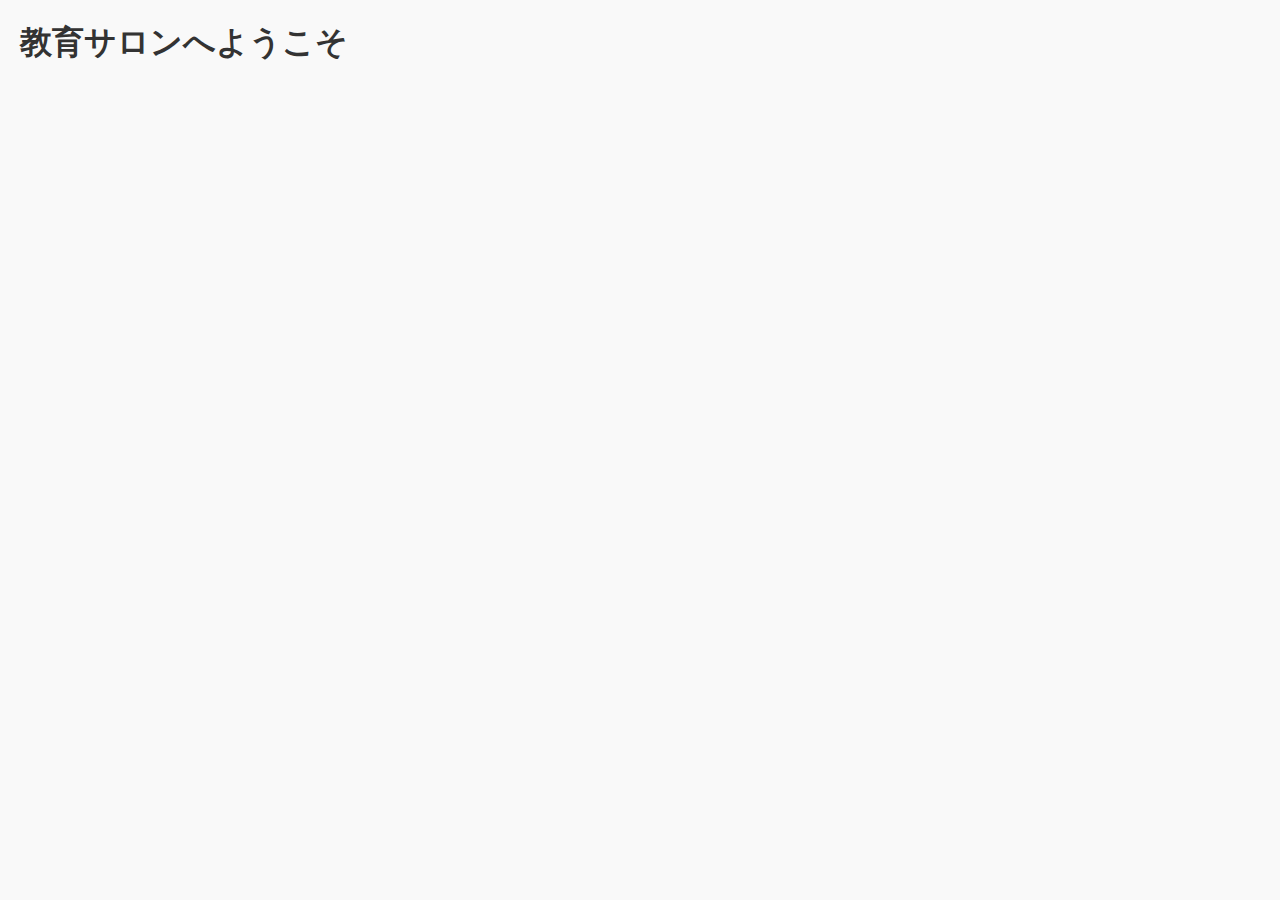
<file: index.html>
<!DOCTYPE html>
<html lang="ja">
<head>
    <meta charset="UTF-8">
    <meta name="viewport" content="width=device-width, initial-scale=1.0">
    <title>教育サロン</title>
    <link rel="stylesheet" href="style.css">
</head>
<body>
    <h1>教育サロンへようこそ</h1>
    <script src="script.js"></script>
</body>
</html>
</file>
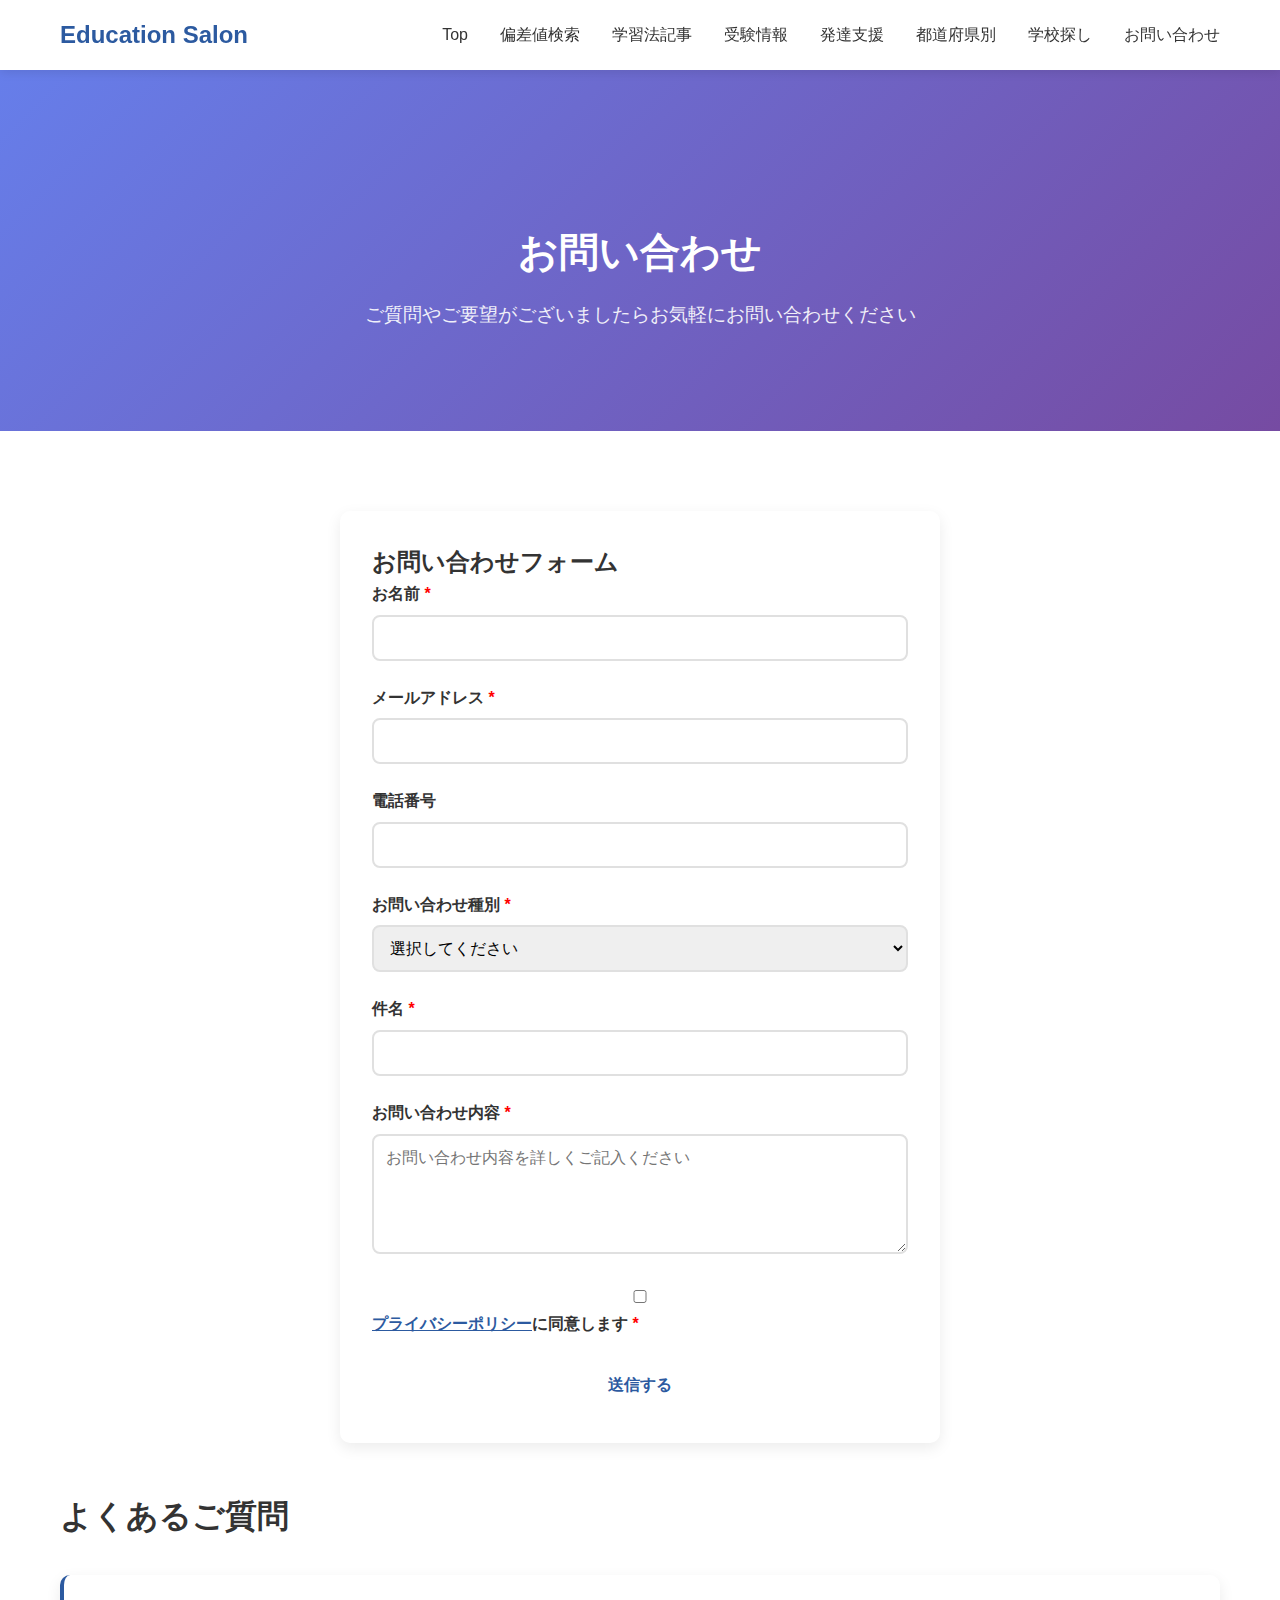
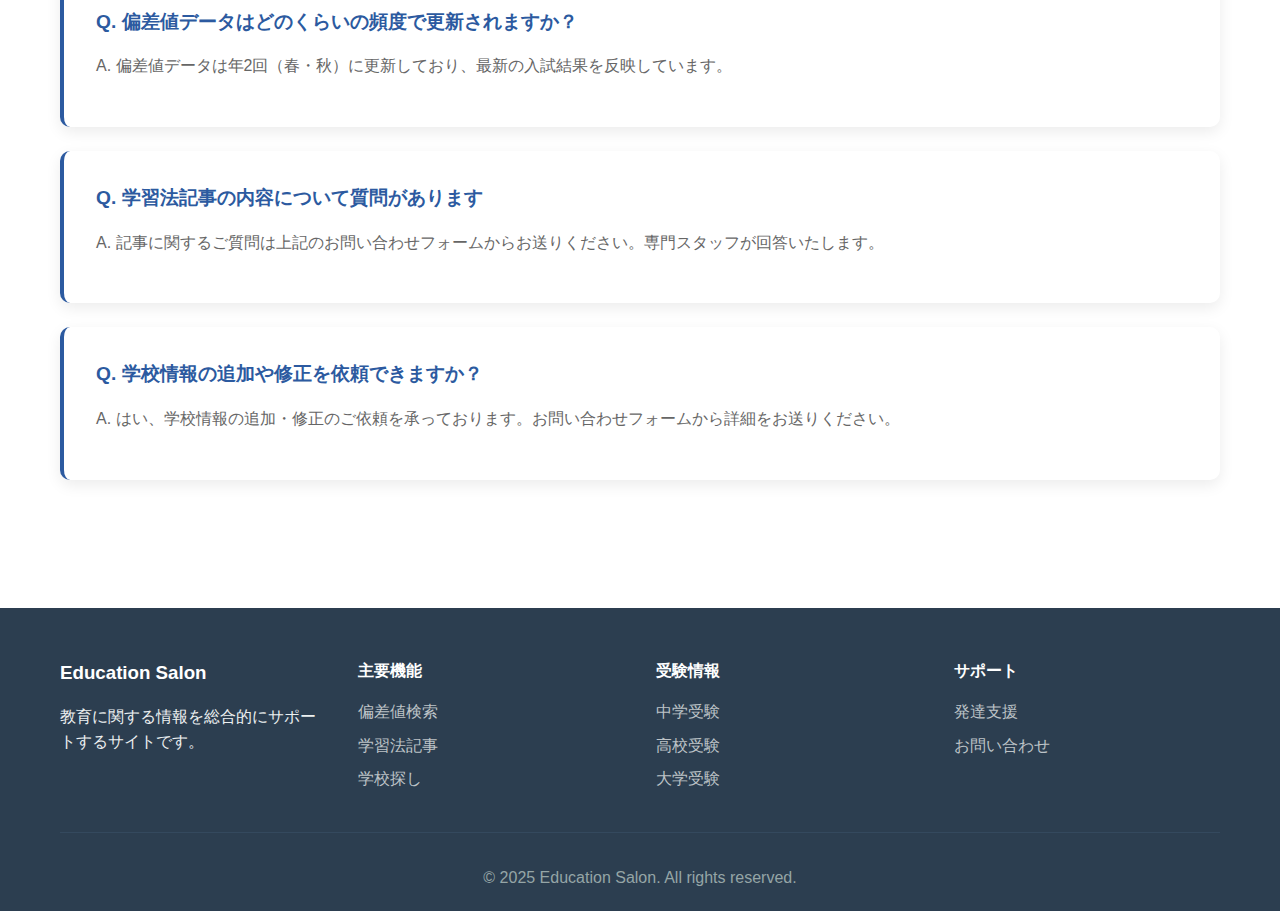
<file: contact.html>
<!DOCTYPE html>
<html lang="ja">
<head>
    <meta charset="UTF-8">
    <meta name="viewport" content="width=device-width, initial-scale=1.0">
    <meta name="description" content="お問い合わせ - Education Salon">
    <title>お問い合わせ - Education Salon</title>
    <link rel="stylesheet" href="css/style.css">
</head>
<body>
    <header class="header">
        <nav class="nav">
            <div class="nav-container">
                <div class="nav-logo">
                    <a href="index.html">Education Salon</a>
                </div>
                <div class="nav-toggle" id="nav-toggle">
                    <span></span>
                    <span></span>
                    <span></span>
                </div>
                <ul class="nav-menu" id="nav-menu">
                    <li class="nav-item">
                        <a href="index.html" class="nav-link">Top</a>
                    </li>
                    <li class="nav-item">
                        <a href="hensachi-search.html" class="nav-link">偏差値検索</a>
                    </li>
                    <li class="nav-item">
                        <a href="study-articles.html" class="nav-link">学習法記事</a>
                    </li>
                    <li class="nav-item dropdown">
                        <a href="#" class="nav-link dropdown-toggle">受験情報</a>
                        <ul class="dropdown-menu">
                            <li><a href="junior-high-exam.html">中学受験</a></li>
                            <li><a href="high-school-exam.html">高校受験</a></li>
                            <li><a href="university-exam.html">大学受験</a></li>
                        </ul>
                    </li>
                    <li class="nav-item">
                        <a href="development-support.html" class="nav-link">発達支援</a>
                    </li>
                    <li class="nav-item">
                        <a href="prefecture-search.html" class="nav-link">都道府県別</a>
                    </li>
                    <li class="nav-item">
                        <a href="school-search.html" class="nav-link">学校探し</a>
                    </li>
                    <li class="nav-item">
                        <a href="contact.html" class="nav-link">お問い合わせ</a>
                    </li>
                </ul>
            </div>
        </nav>
    </header>

    <main class="main">
        <section class="page-header">
            <div class="container">
                <h1 class="page-title">お問い合わせ</h1>
                <p class="page-subtitle">ご質問やご要望がございましたらお気軽にお問い合わせください</p>
            </div>
        </section>

        <section class="page-content">
            <div class="container">
                <div class="form-container">
                    <h2>お問い合わせフォーム</h2>
                    <form id="contact-form">
                        <div class="form-group">
                            <label for="name">お名前 <span style="color: red;">*</span></label>
                            <input type="text" id="name" name="name" required>
                        </div>
                        
                        <div class="form-group">
                            <label for="email">メールアドレス <span style="color: red;">*</span></label>
                            <input type="email" id="email" name="email" required>
                        </div>
                        
                        <div class="form-group">
                            <label for="phone">電話番号</label>
                            <input type="tel" id="phone" name="phone">
                        </div>
                        
                        <div class="form-group">
                            <label for="category">お問い合わせ種別 <span style="color: red;">*</span></label>
                            <select id="category" name="category" required>
                                <option value="">選択してください</option>
                                <option value="general">一般的なお問い合わせ</option>
                                <option value="technical">技術的なお問い合わせ</option>
                                <option value="content">コンテンツに関するお問い合わせ</option>
                                <option value="partnership">提携・協力に関するお問い合わせ</option>
                                <option value="other">その他</option>
                            </select>
                        </div>
                        
                        <div class="form-group">
                            <label for="subject">件名 <span style="color: red;">*</span></label>
                            <input type="text" id="subject" name="subject" required>
                        </div>
                        
                        <div class="form-group">
                            <label for="message">お問い合わせ内容 <span style="color: red;">*</span></label>
                            <textarea id="message" name="message" required placeholder="お問い合わせ内容を詳しくご記入ください"></textarea>
                        </div>
                        
                        <div class="form-group">
                            <label>
                                <input type="checkbox" id="privacy" name="privacy" required>
                                <a href="#" style="color: #2c5aa0;">プライバシーポリシー</a>に同意します <span style="color: red;">*</span>
                            </label>
                        </div>
                        
                        <button type="submit" class="btn btn-primary" style="width: 100%;">送信する</button>
                    </form>
                </div>

                <div class="content-section" style="margin-top: 3rem;">
                    <h2>よくあるご質問</h2>
                    <div class="faq-list">
                        <div class="faq-item">
                            <h3>Q. 偏差値データはどのくらいの頻度で更新されますか？</h3>
                            <p>A. 偏差値データは年2回（春・秋）に更新しており、最新の入試結果を反映しています。</p>
                        </div>
                        
                        <div class="faq-item">
                            <h3>Q. 学習法記事の内容について質問があります</h3>
                            <p>A. 記事に関するご質問は上記のお問い合わせフォームからお送りください。専門スタッフが回答いたします。</p>
                        </div>
                        
                        <div class="faq-item">
                            <h3>Q. 学校情報の追加や修正を依頼できますか？</h3>
                            <p>A. はい、学校情報の追加・修正のご依頼を承っております。お問い合わせフォームから詳細をお送りください。</p>
                        </div>
                    </div>
                </div>
            </div>
        </section>
    </main>

    <footer class="footer">
        <div class="container">
            <div class="footer-content">
                <div class="footer-section">
                    <h3>Education Salon</h3>
                    <p>教育に関する情報を総合的にサポートするサイトです。</p>
                </div>
                <div class="footer-section">
                    <h4>主要機能</h4>
                    <ul>
                        <li><a href="hensachi-search.html">偏差値検索</a></li>
                        <li><a href="study-articles.html">学習法記事</a></li>
                        <li><a href="school-search.html">学校探し</a></li>
                    </ul>
                </div>
                <div class="footer-section">
                    <h4>受験情報</h4>
                    <ul>
                        <li><a href="junior-high-exam.html">中学受験</a></li>
                        <li><a href="high-school-exam.html">高校受験</a></li>
                        <li><a href="university-exam.html">大学受験</a></li>
                    </ul>
                </div>
                <div class="footer-section">
                    <h4>サポート</h4>
                    <ul>
                        <li><a href="development-support.html">発達支援</a></li>
                        <li><a href="contact.html">お問い合わせ</a></li>
                    </ul>
                </div>
            </div>
            <div class="footer-bottom">
                <p>&copy; 2025 Education Salon. All rights reserved.</p>
            </div>
        </div>
    </footer>

    <script src="js/script.js"></script>
</body>
</html>
</file>
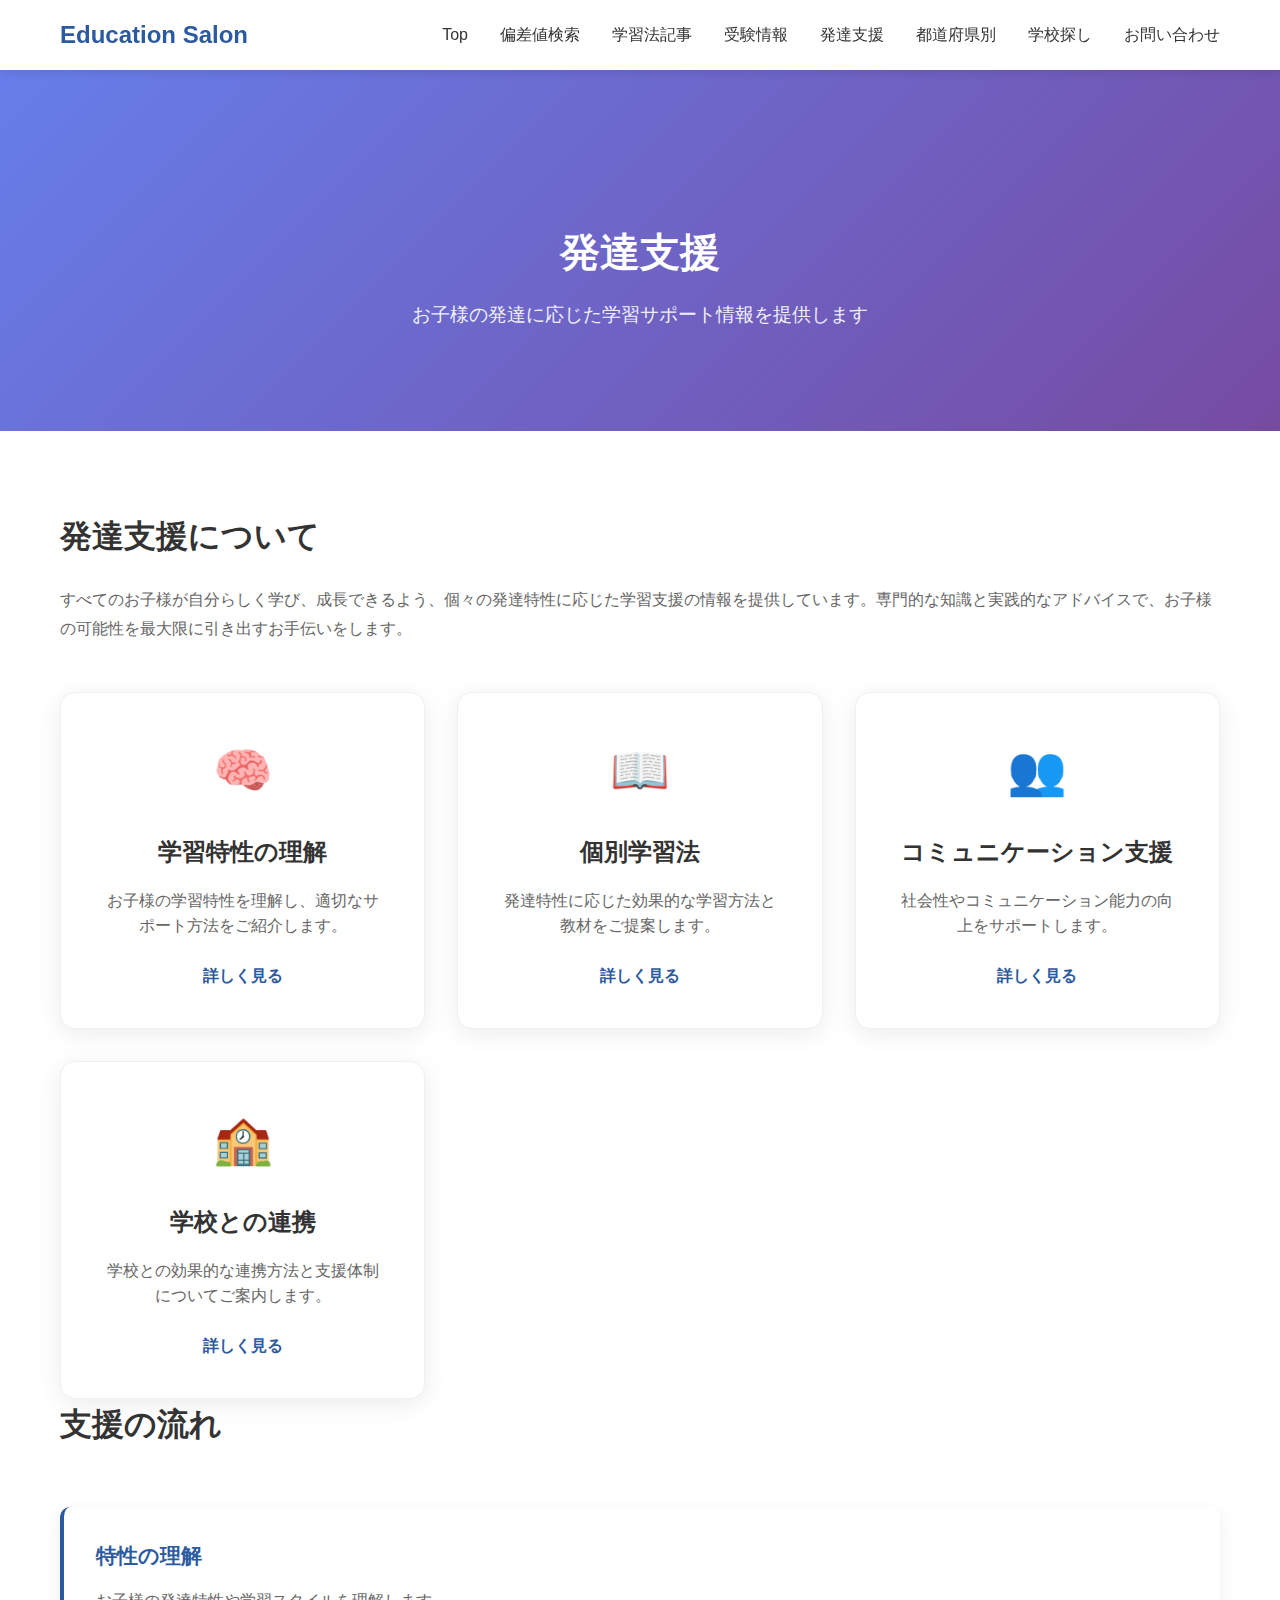
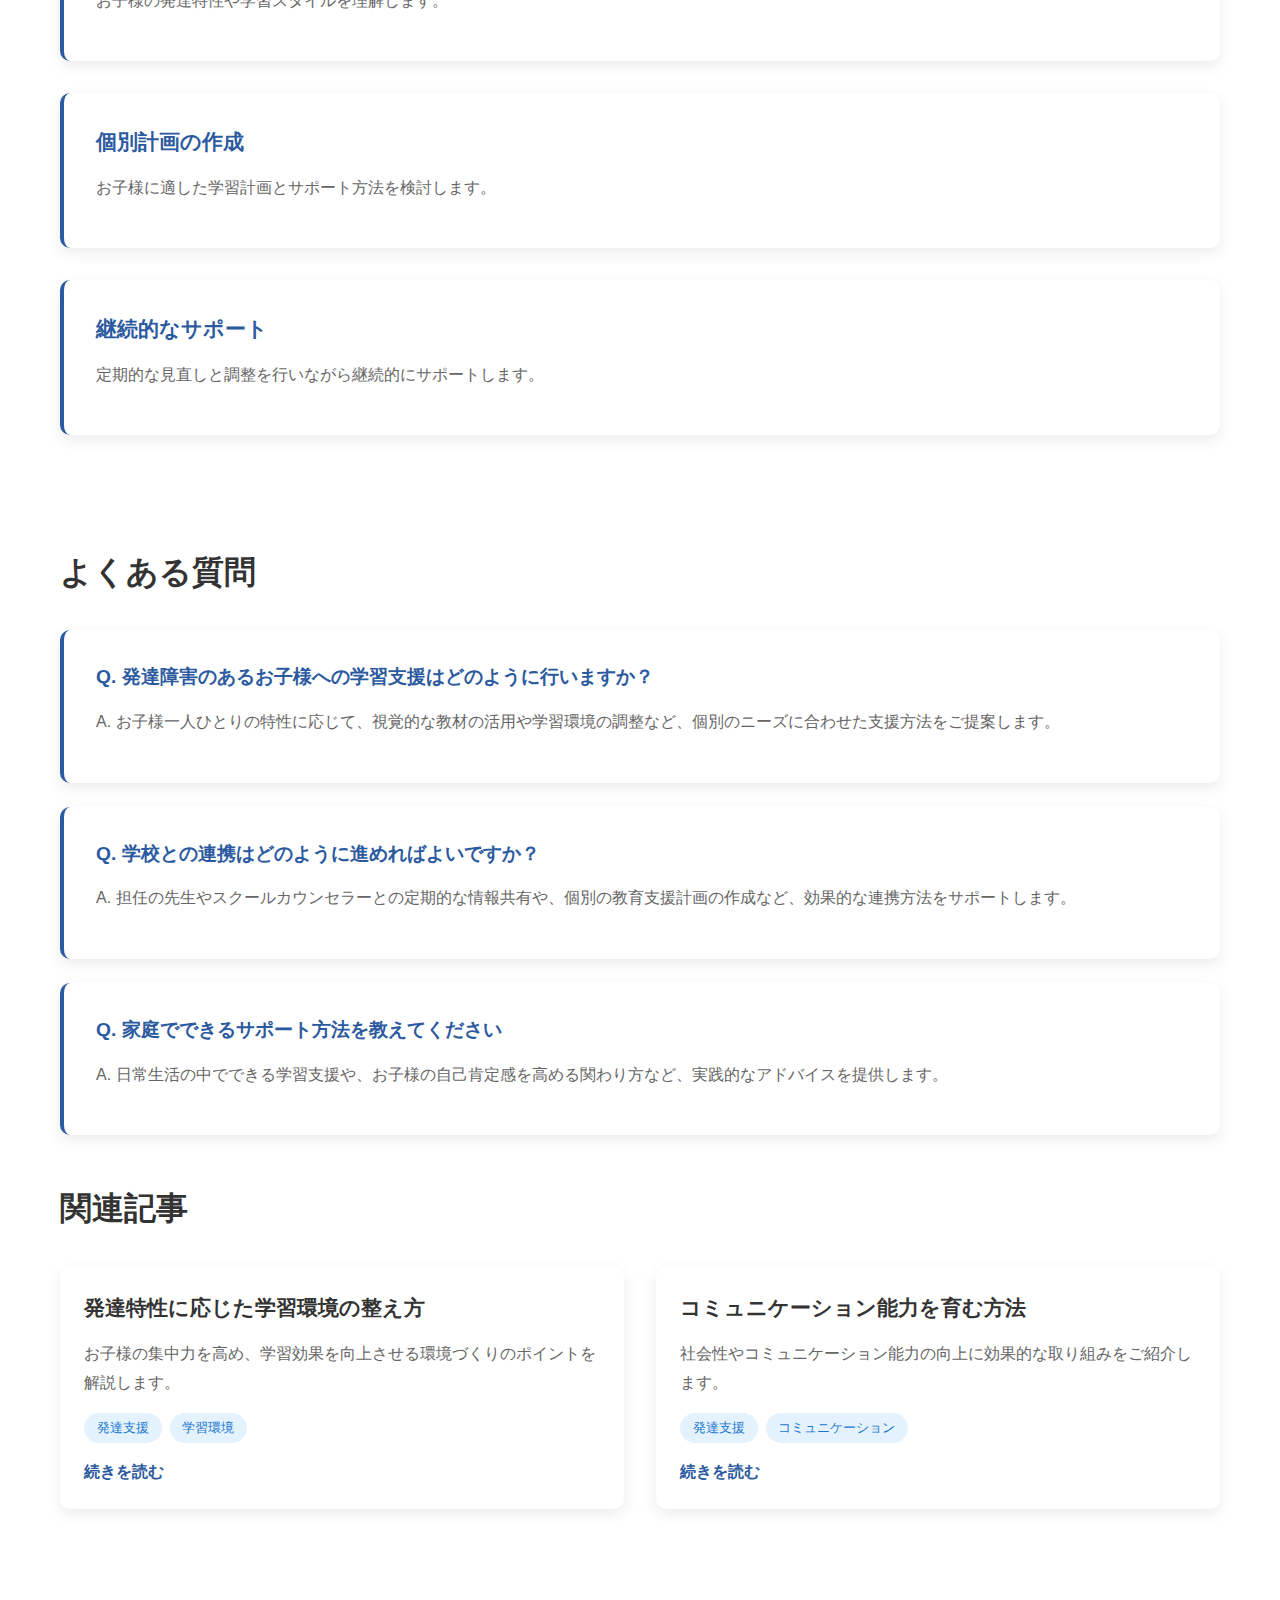
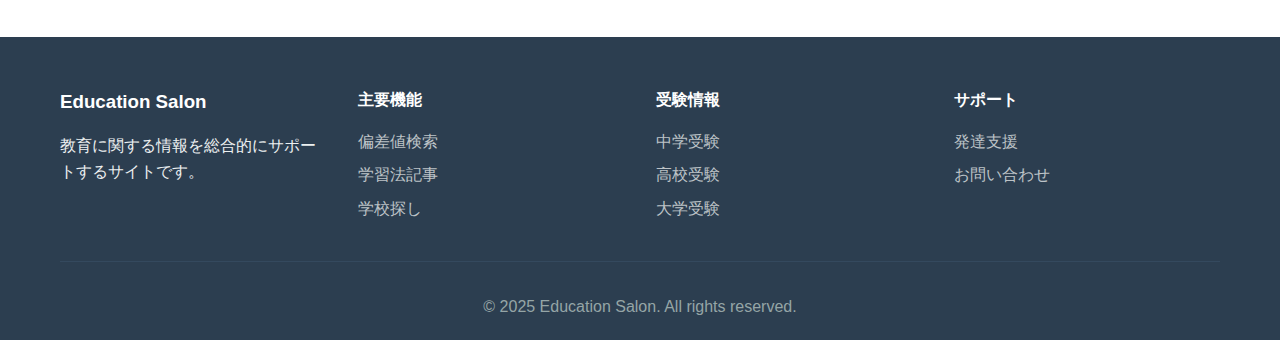
<file: development-support.html>
<!DOCTYPE html>
<html lang="ja">
<head>
    <meta charset="UTF-8">
    <meta name="viewport" content="width=device-width, initial-scale=1.0">
    <meta name="description" content="発達支援 - Education Salon">
    <title>発達支援 - Education Salon</title>
    <link rel="stylesheet" href="css/style.css">
</head>
<body>
    <header class="header">
        <nav class="nav">
            <div class="nav-container">
                <div class="nav-logo">
                    <a href="index.html">Education Salon</a>
                </div>
                <div class="nav-toggle" id="nav-toggle">
                    <span></span>
                    <span></span>
                    <span></span>
                </div>
                <ul class="nav-menu" id="nav-menu">
                    <li class="nav-item">
                        <a href="index.html" class="nav-link">Top</a>
                    </li>
                    <li class="nav-item">
                        <a href="hensachi-search.html" class="nav-link">偏差値検索</a>
                    </li>
                    <li class="nav-item">
                        <a href="study-articles.html" class="nav-link">学習法記事</a>
                    </li>
                    <li class="nav-item dropdown">
                        <a href="#" class="nav-link dropdown-toggle">受験情報</a>
                        <ul class="dropdown-menu">
                            <li><a href="junior-high-exam.html">中学受験</a></li>
                            <li><a href="high-school-exam.html">高校受験</a></li>
                            <li><a href="university-exam.html">大学受験</a></li>
                        </ul>
                    </li>
                    <li class="nav-item">
                        <a href="development-support.html" class="nav-link">発達支援</a>
                    </li>
                    <li class="nav-item">
                        <a href="prefecture-search.html" class="nav-link">都道府県別</a>
                    </li>
                    <li class="nav-item">
                        <a href="school-search.html" class="nav-link">学校探し</a>
                    </li>
                    <li class="nav-item">
                        <a href="contact.html" class="nav-link">お問い合わせ</a>
                    </li>
                </ul>
            </div>
        </nav>
    </header>

    <main class="main">
        <section class="page-header">
            <div class="container">
                <h1 class="page-title">発達支援</h1>
                <p class="page-subtitle">お子様の発達に応じた学習サポート情報を提供します</p>
            </div>
        </section>

        <section class="page-content">
            <div class="container">
                <div class="content-section">
                    <h2>発達支援について</h2>
                    <p>すべてのお子様が自分らしく学び、成長できるよう、個々の発達特性に応じた学習支援の情報を提供しています。専門的な知識と実践的なアドバイスで、お子様の可能性を最大限に引き出すお手伝いをします。</p>
                </div>

                <div class="features-grid">
                    <div class="feature-card">
                        <div class="feature-icon">🧠</div>
                        <h3>学習特性の理解</h3>
                        <p>お子様の学習特性を理解し、適切なサポート方法をご紹介します。</p>
                        <a href="#" class="feature-link">詳しく見る</a>
                    </div>
                    <div class="feature-card">
                        <div class="feature-icon">📖</div>
                        <h3>個別学習法</h3>
                        <p>発達特性に応じた効果的な学習方法と教材をご提案します。</p>
                        <a href="#" class="feature-link">詳しく見る</a>
                    </div>
                    <div class="feature-card">
                        <div class="feature-icon">👥</div>
                        <h3>コミュニケーション支援</h3>
                        <p>社会性やコミュニケーション能力の向上をサポートします。</p>
                        <a href="#" class="feature-link">詳しく見る</a>
                    </div>
                    <div class="feature-card">
                        <div class="feature-icon">🏫</div>
                        <h3>学校との連携</h3>
                        <p>学校との効果的な連携方法と支援体制についてご案内します。</p>
                        <a href="#" class="feature-link">詳しく見る</a>
                    </div>
                </div>

                <div class="content-section">
                    <h2>支援の流れ</h2>
                    <div class="timeline">
                        <div class="timeline-item">
                            <h3>特性の理解</h3>
                            <p>お子様の発達特性や学習スタイルを理解します。</p>
                        </div>
                        <div class="timeline-item">
                            <h3>個別計画の作成</h3>
                            <p>お子様に適した学習計画とサポート方法を検討します。</p>
                        </div>
                        <div class="timeline-item">
                            <h3>継続的なサポート</h3>
                            <p>定期的な見直しと調整を行いながら継続的にサポートします。</p>
                        </div>
                    </div>
                </div>

                <div class="content-section">
                    <h2>よくある質問</h2>
                    <div class="faq-list">
                        <div class="faq-item">
                            <h3>Q. 発達障害のあるお子様への学習支援はどのように行いますか？</h3>
                            <p>A. お子様一人ひとりの特性に応じて、視覚的な教材の活用や学習環境の調整など、個別のニーズに合わせた支援方法をご提案します。</p>
                        </div>
                        
                        <div class="faq-item">
                            <h3>Q. 学校との連携はどのように進めればよいですか？</h3>
                            <p>A. 担任の先生やスクールカウンセラーとの定期的な情報共有や、個別の教育支援計画の作成など、効果的な連携方法をサポートします。</p>
                        </div>
                        
                        <div class="faq-item">
                            <h3>Q. 家庭でできるサポート方法を教えてください</h3>
                            <p>A. 日常生活の中でできる学習支援や、お子様の自己肯定感を高める関わり方など、実践的なアドバイスを提供します。</p>
                        </div>
                    </div>
                </div>

                <div class="content-section">
                    <h2>関連記事</h2>
                    <div class="article-grid">
                        <article class="article-card">
                            <div class="article-card-content">
                                <h3>発達特性に応じた学習環境の整え方</h3>
                                <p>お子様の集中力を高め、学習効果を向上させる環境づくりのポイントを解説します。</p>
                                <div class="article-tags">
                                    <span class="tag">発達支援</span>
                                    <span class="tag">学習環境</span>
                                </div>
                                <a href="#" class="feature-link">続きを読む</a>
                            </div>
                        </article>
                        <article class="article-card">
                            <div class="article-card-content">
                                <h3>コミュニケーション能力を育む方法</h3>
                                <p>社会性やコミュニケーション能力の向上に効果的な取り組みをご紹介します。</p>
                                <div class="article-tags">
                                    <span class="tag">発達支援</span>
                                    <span class="tag">コミュニケーション</span>
                                </div>
                                <a href="#" class="feature-link">続きを読む</a>
                            </div>
                        </article>
                    </div>
                </div>
            </div>
        </section>
    </main>

    <footer class="footer">
        <div class="container">
            <div class="footer-content">
                <div class="footer-section">
                    <h3>Education Salon</h3>
                    <p>教育に関する情報を総合的にサポートするサイトです。</p>
                </div>
                <div class="footer-section">
                    <h4>主要機能</h4>
                    <ul>
                        <li><a href="hensachi-search.html">偏差値検索</a></li>
                        <li><a href="study-articles.html">学習法記事</a></li>
                        <li><a href="school-search.html">学校探し</a></li>
                    </ul>
                </div>
                <div class="footer-section">
                    <h4>受験情報</h4>
                    <ul>
                        <li><a href="junior-high-exam.html">中学受験</a></li>
                        <li><a href="high-school-exam.html">高校受験</a></li>
                        <li><a href="university-exam.html">大学受験</a></li>
                    </ul>
                </div>
                <div class="footer-section">
                    <h4>サポート</h4>
                    <ul>
                        <li><a href="development-support.html">発達支援</a></li>
                        <li><a href="contact.html">お問い合わせ</a></li>
                    </ul>
                </div>
            </div>
            <div class="footer-bottom">
                <p>&copy; 2025 Education Salon. All rights reserved.</p>
            </div>
        </div>
    </footer>

    <script src="js/script.js"></script>
</body>
</html>
</file>
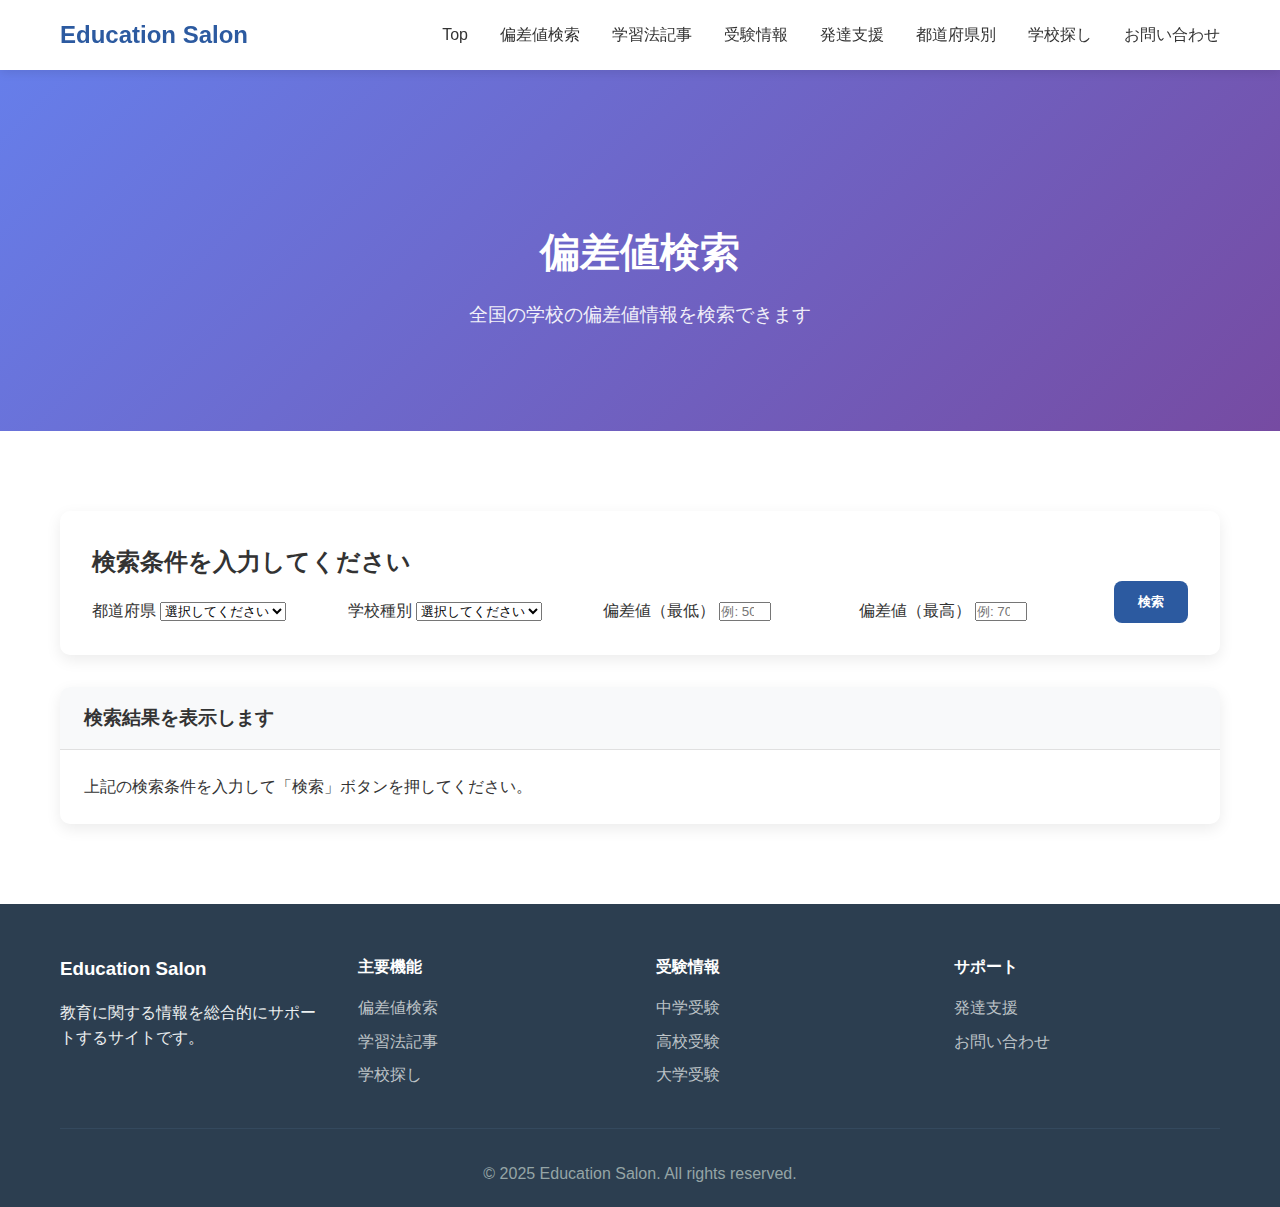
<file: hensachi-search.html>
<!DOCTYPE html>
<html lang="ja">
<head>
    <meta charset="UTF-8">
    <meta name="viewport" content="width=device-width, initial-scale=1.0">
    <meta name="description" content="偏差値検索 - Education Salon">
    <title>偏差値検索 - Education Salon</title>
    <link rel="stylesheet" href="css/style.css">
</head>
<body>
    <header class="header">
        <nav class="nav">
            <div class="nav-container">
                <div class="nav-logo">
                    <a href="index.html">Education Salon</a>
                </div>
                <div class="nav-toggle" id="nav-toggle">
                    <span></span>
                    <span></span>
                    <span></span>
                </div>
                <ul class="nav-menu" id="nav-menu">
                    <li class="nav-item">
                        <a href="index.html" class="nav-link">Top</a>
                    </li>
                    <li class="nav-item">
                        <a href="hensachi-search.html" class="nav-link">偏差値検索</a>
                    </li>
                    <li class="nav-item">
                        <a href="study-articles.html" class="nav-link">学習法記事</a>
                    </li>
                    <li class="nav-item dropdown">
                        <a href="#" class="nav-link dropdown-toggle">受験情報</a>
                        <ul class="dropdown-menu">
                            <li><a href="junior-high-exam.html">中学受験</a></li>
                            <li><a href="high-school-exam.html">高校受験</a></li>
                            <li><a href="university-exam.html">大学受験</a></li>
                        </ul>
                    </li>
                    <li class="nav-item">
                        <a href="development-support.html" class="nav-link">発達支援</a>
                    </li>
                    <li class="nav-item">
                        <a href="prefecture-search.html" class="nav-link">都道府県別</a>
                    </li>
                    <li class="nav-item">
                        <a href="school-search.html" class="nav-link">学校探し</a>
                    </li>
                    <li class="nav-item">
                        <a href="contact.html" class="nav-link">お問い合わせ</a>
                    </li>
                </ul>
            </div>
        </nav>
    </header>

    <main class="main">
        <section class="page-header">
            <div class="container">
                <h1 class="page-title">偏差値検索</h1>
                <p class="page-subtitle">全国の学校の偏差値情報を検索できます</p>
            </div>
        </section>

        <section class="page-content">
            <div class="container">
                <div class="search-container">
                    <h2>検索条件を入力してください</h2>
                    <form class="search-form">
                        <div class="search-group">
                            <label for="prefecture">都道府県</label>
                            <select id="prefecture" name="prefecture">
                                <option value="">選択してください</option>
                                <option value="tokyo">東京都</option>
                                <option value="kanagawa">神奈川県</option>
                                <option value="osaka">大阪府</option>
                                <option value="kyoto">京都府</option>
                                <option value="aichi">愛知県</option>
                            </select>
                        </div>
                        <div class="search-group">
                            <label for="school-type">学校種別</label>
                            <select id="school-type" name="school-type">
                                <option value="">選択してください</option>
                                <option value="junior-high">中学校</option>
                                <option value="high-school">高等学校</option>
                            </select>
                        </div>
                        <div class="search-group">
                            <label for="hensachi-min">偏差値（最低）</label>
                            <input type="number" id="hensachi-min" name="hensachi-min" min="30" max="80" placeholder="例: 50">
                        </div>
                        <div class="search-group">
                            <label for="hensachi-max">偏差値（最高）</label>
                            <input type="number" id="hensachi-max" name="hensachi-max" min="30" max="80" placeholder="例: 70">
                        </div>
                        <button type="submit" class="search-btn">検索</button>
                    </form>
                </div>

                <div class="results-container">
                    <div class="results-header">
                        <h3>検索結果を表示します</h3>
                    </div>
                    <div class="results-list">
                        <p>上記の検索条件を入力して「検索」ボタンを押してください。</p>
                    </div>
                </div>
            </div>
        </section>
    </main>

    <footer class="footer">
        <div class="container">
            <div class="footer-content">
                <div class="footer-section">
                    <h3>Education Salon</h3>
                    <p>教育に関する情報を総合的にサポートするサイトです。</p>
                </div>
                <div class="footer-section">
                    <h4>主要機能</h4>
                    <ul>
                        <li><a href="hensachi-search.html">偏差値検索</a></li>
                        <li><a href="study-articles.html">学習法記事</a></li>
                        <li><a href="school-search.html">学校探し</a></li>
                    </ul>
                </div>
                <div class="footer-section">
                    <h4>受験情報</h4>
                    <ul>
                        <li><a href="junior-high-exam.html">中学受験</a></li>
                        <li><a href="high-school-exam.html">高校受験</a></li>
                        <li><a href="university-exam.html">大学受験</a></li>
                    </ul>
                </div>
                <div class="footer-section">
                    <h4>サポート</h4>
                    <ul>
                        <li><a href="development-support.html">発達支援</a></li>
                        <li><a href="contact.html">お問い合わせ</a></li>
                    </ul>
                </div>
            </div>
            <div class="footer-bottom">
                <p>&copy; 2025 Education Salon. All rights reserved.</p>
            </div>
        </div>
    </footer>

    <script src="js/script.js"></script>
</body>
</html>
</file>
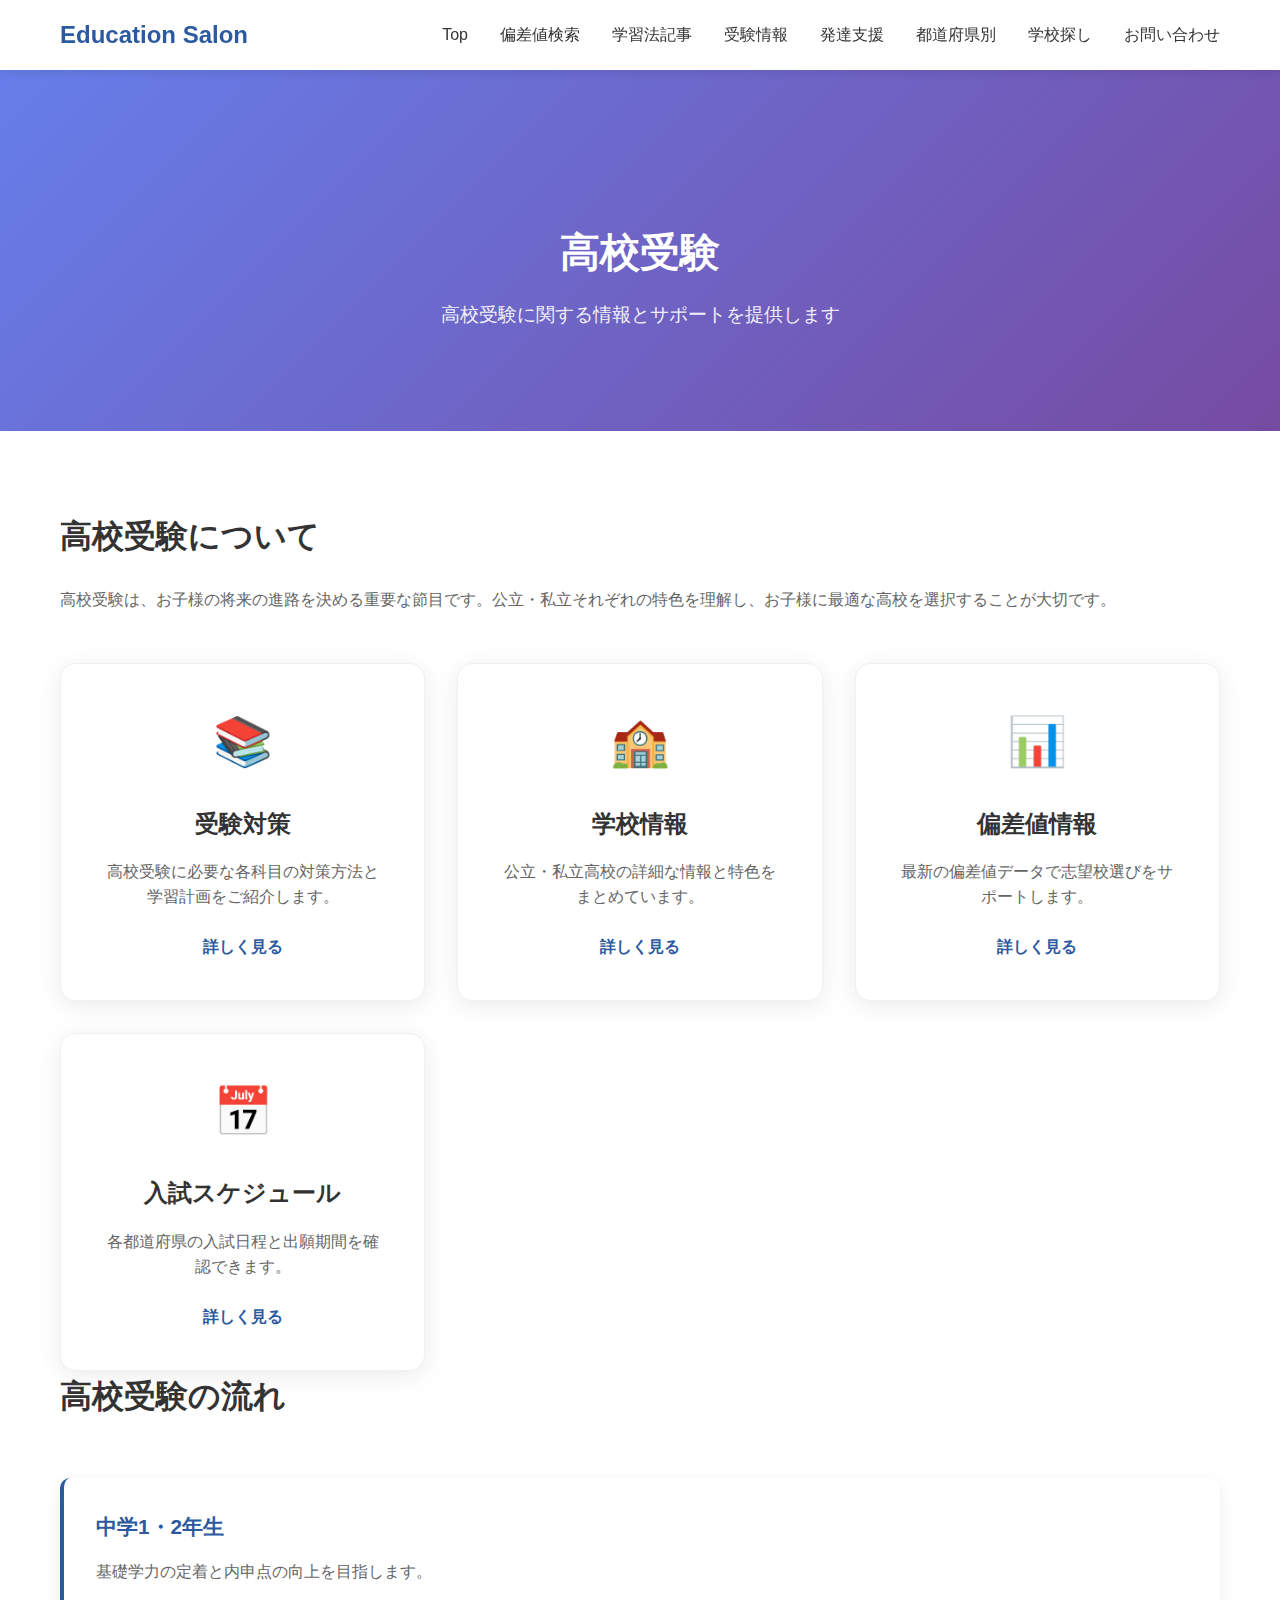
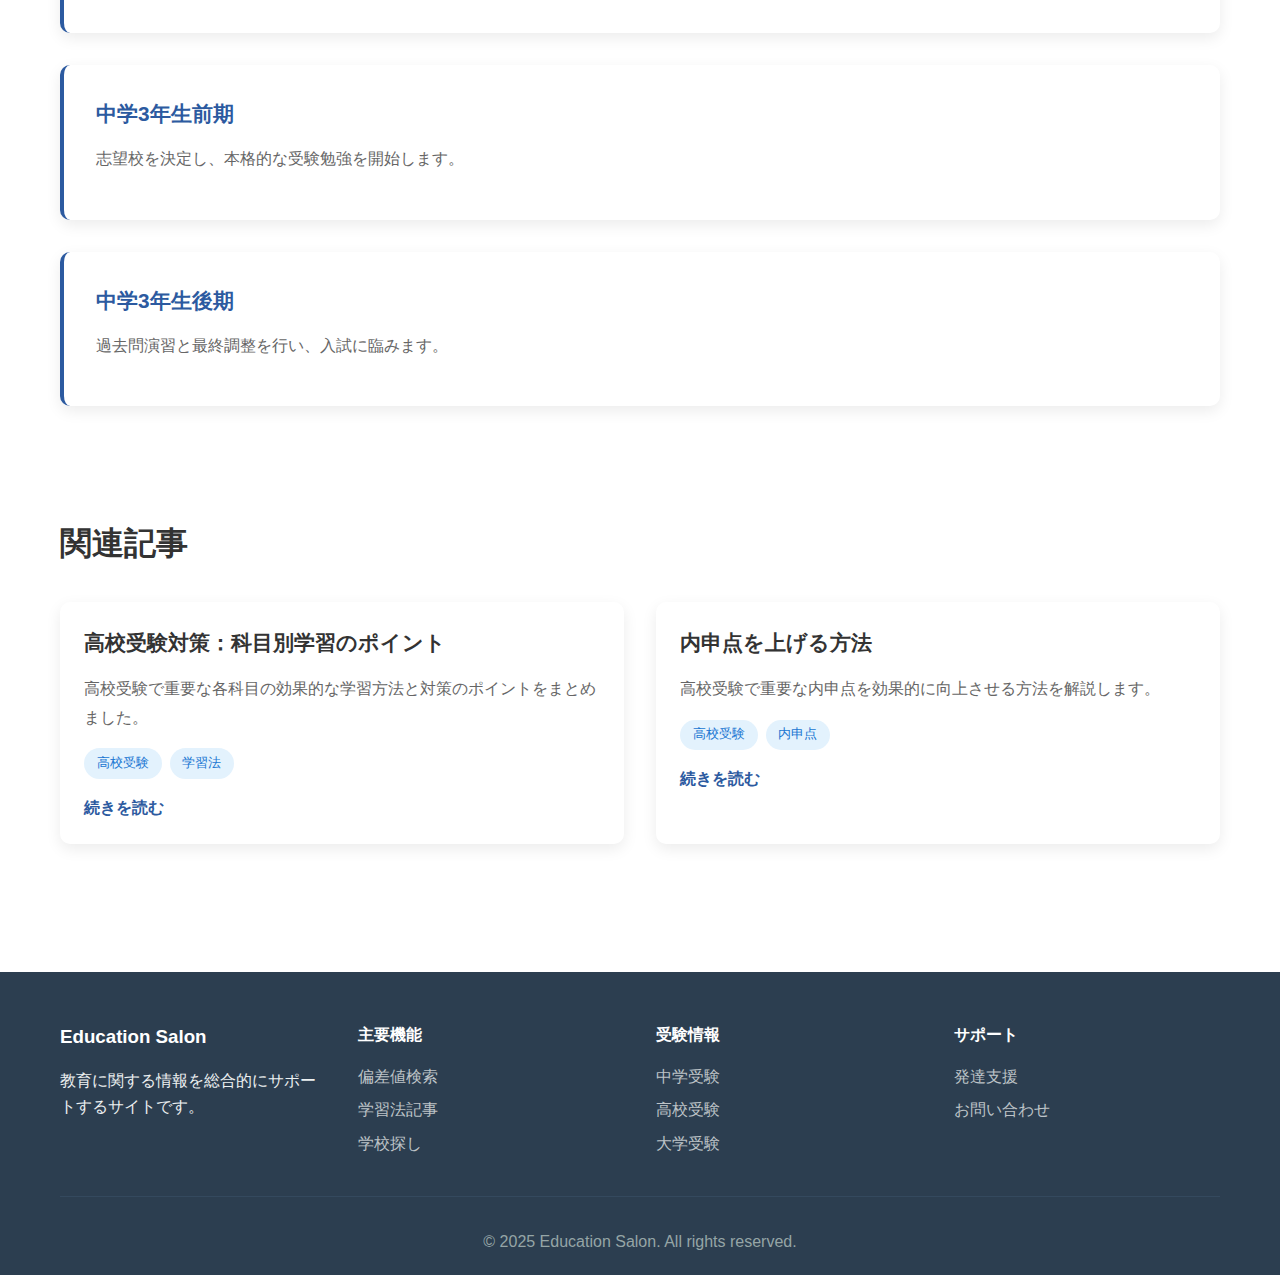
<file: high-school-exam.html>
<!DOCTYPE html>
<html lang="ja">
<head>
    <meta charset="UTF-8">
    <meta name="viewport" content="width=device-width, initial-scale=1.0">
    <meta name="description" content="高校受験 - Education Salon">
    <title>高校受験 - Education Salon</title>
    <link rel="stylesheet" href="css/style.css">
</head>
<body>
    <header class="header">
        <nav class="nav">
            <div class="nav-container">
                <div class="nav-logo">
                    <a href="index.html">Education Salon</a>
                </div>
                <div class="nav-toggle" id="nav-toggle">
                    <span></span>
                    <span></span>
                    <span></span>
                </div>
                <ul class="nav-menu" id="nav-menu">
                    <li class="nav-item">
                        <a href="index.html" class="nav-link">Top</a>
                    </li>
                    <li class="nav-item">
                        <a href="hensachi-search.html" class="nav-link">偏差値検索</a>
                    </li>
                    <li class="nav-item">
                        <a href="study-articles.html" class="nav-link">学習法記事</a>
                    </li>
                    <li class="nav-item dropdown">
                        <a href="#" class="nav-link dropdown-toggle">受験情報</a>
                        <ul class="dropdown-menu">
                            <li><a href="junior-high-exam.html">中学受験</a></li>
                            <li><a href="high-school-exam.html">高校受験</a></li>
                            <li><a href="university-exam.html">大学受験</a></li>
                        </ul>
                    </li>
                    <li class="nav-item">
                        <a href="development-support.html" class="nav-link">発達支援</a>
                    </li>
                    <li class="nav-item">
                        <a href="prefecture-search.html" class="nav-link">都道府県別</a>
                    </li>
                    <li class="nav-item">
                        <a href="school-search.html" class="nav-link">学校探し</a>
                    </li>
                    <li class="nav-item">
                        <a href="contact.html" class="nav-link">お問い合わせ</a>
                    </li>
                </ul>
            </div>
        </nav>
    </header>

    <main class="main">
        <section class="page-header">
            <div class="container">
                <h1 class="page-title">高校受験</h1>
                <p class="page-subtitle">高校受験に関する情報とサポートを提供します</p>
            </div>
        </section>

        <section class="page-content">
            <div class="container">
                <div class="content-section">
                    <h2>高校受験について</h2>
                    <p>高校受験は、お子様の将来の進路を決める重要な節目です。公立・私立それぞれの特色を理解し、お子様に最適な高校を選択することが大切です。</p>
                </div>

                <div class="features-grid">
                    <div class="feature-card">
                        <div class="feature-icon">📚</div>
                        <h3>受験対策</h3>
                        <p>高校受験に必要な各科目の対策方法と学習計画をご紹介します。</p>
                        <a href="study-articles.html" class="feature-link">詳しく見る</a>
                    </div>
                    <div class="feature-card">
                        <div class="feature-icon">🏫</div>
                        <h3>学校情報</h3>
                        <p>公立・私立高校の詳細な情報と特色をまとめています。</p>
                        <a href="school-search.html" class="feature-link">詳しく見る</a>
                    </div>
                    <div class="feature-card">
                        <div class="feature-icon">📊</div>
                        <h3>偏差値情報</h3>
                        <p>最新の偏差値データで志望校選びをサポートします。</p>
                        <a href="hensachi-search.html" class="feature-link">詳しく見る</a>
                    </div>
                    <div class="feature-card">
                        <div class="feature-icon">📅</div>
                        <h3>入試スケジュール</h3>
                        <p>各都道府県の入試日程と出願期間を確認できます。</p>
                        <a href="#" class="feature-link">詳しく見る</a>
                    </div>
                </div>

                <div class="content-section">
                    <h2>高校受験の流れ</h2>
                    <div class="timeline">
                        <div class="timeline-item">
                            <h3>中学1・2年生</h3>
                            <p>基礎学力の定着と内申点の向上を目指します。</p>
                        </div>
                        <div class="timeline-item">
                            <h3>中学3年生前期</h3>
                            <p>志望校を決定し、本格的な受験勉強を開始します。</p>
                        </div>
                        <div class="timeline-item">
                            <h3>中学3年生後期</h3>
                            <p>過去問演習と最終調整を行い、入試に臨みます。</p>
                        </div>
                    </div>
                </div>

                <div class="content-section">
                    <h2>関連記事</h2>
                    <div class="article-grid">
                        <article class="article-card">
                            <div class="article-card-content">
                                <h3>高校受験対策：科目別学習のポイント</h3>
                                <p>高校受験で重要な各科目の効果的な学習方法と対策のポイントをまとめました。</p>
                                <div class="article-tags">
                                    <span class="tag">高校受験</span>
                                    <span class="tag">学習法</span>
                                </div>
                                <a href="#" class="feature-link">続きを読む</a>
                            </div>
                        </article>
                        <article class="article-card">
                            <div class="article-card-content">
                                <h3>内申点を上げる方法</h3>
                                <p>高校受験で重要な内申点を効果的に向上させる方法を解説します。</p>
                                <div class="article-tags">
                                    <span class="tag">高校受験</span>
                                    <span class="tag">内申点</span>
                                </div>
                                <a href="#" class="feature-link">続きを読む</a>
                            </div>
                        </article>
                    </div>
                </div>
            </div>
        </section>
    </main>

    <footer class="footer">
        <div class="container">
            <div class="footer-content">
                <div class="footer-section">
                    <h3>Education Salon</h3>
                    <p>教育に関する情報を総合的にサポートするサイトです。</p>
                </div>
                <div class="footer-section">
                    <h4>主要機能</h4>
                    <ul>
                        <li><a href="hensachi-search.html">偏差値検索</a></li>
                        <li><a href="study-articles.html">学習法記事</a></li>
                        <li><a href="school-search.html">学校探し</a></li>
                    </ul>
                </div>
                <div class="footer-section">
                    <h4>受験情報</h4>
                    <ul>
                        <li><a href="junior-high-exam.html">中学受験</a></li>
                        <li><a href="high-school-exam.html">高校受験</a></li>
                        <li><a href="university-exam.html">大学受験</a></li>
                    </ul>
                </div>
                <div class="footer-section">
                    <h4>サポート</h4>
                    <ul>
                        <li><a href="development-support.html">発達支援</a></li>
                        <li><a href="contact.html">お問い合わせ</a></li>
                    </ul>
                </div>
            </div>
            <div class="footer-bottom">
                <p>&copy; 2025 Education Salon. All rights reserved.</p>
            </div>
        </div>
    </footer>

    <script src="js/script.js"></script>
</body>
</html>
</file>
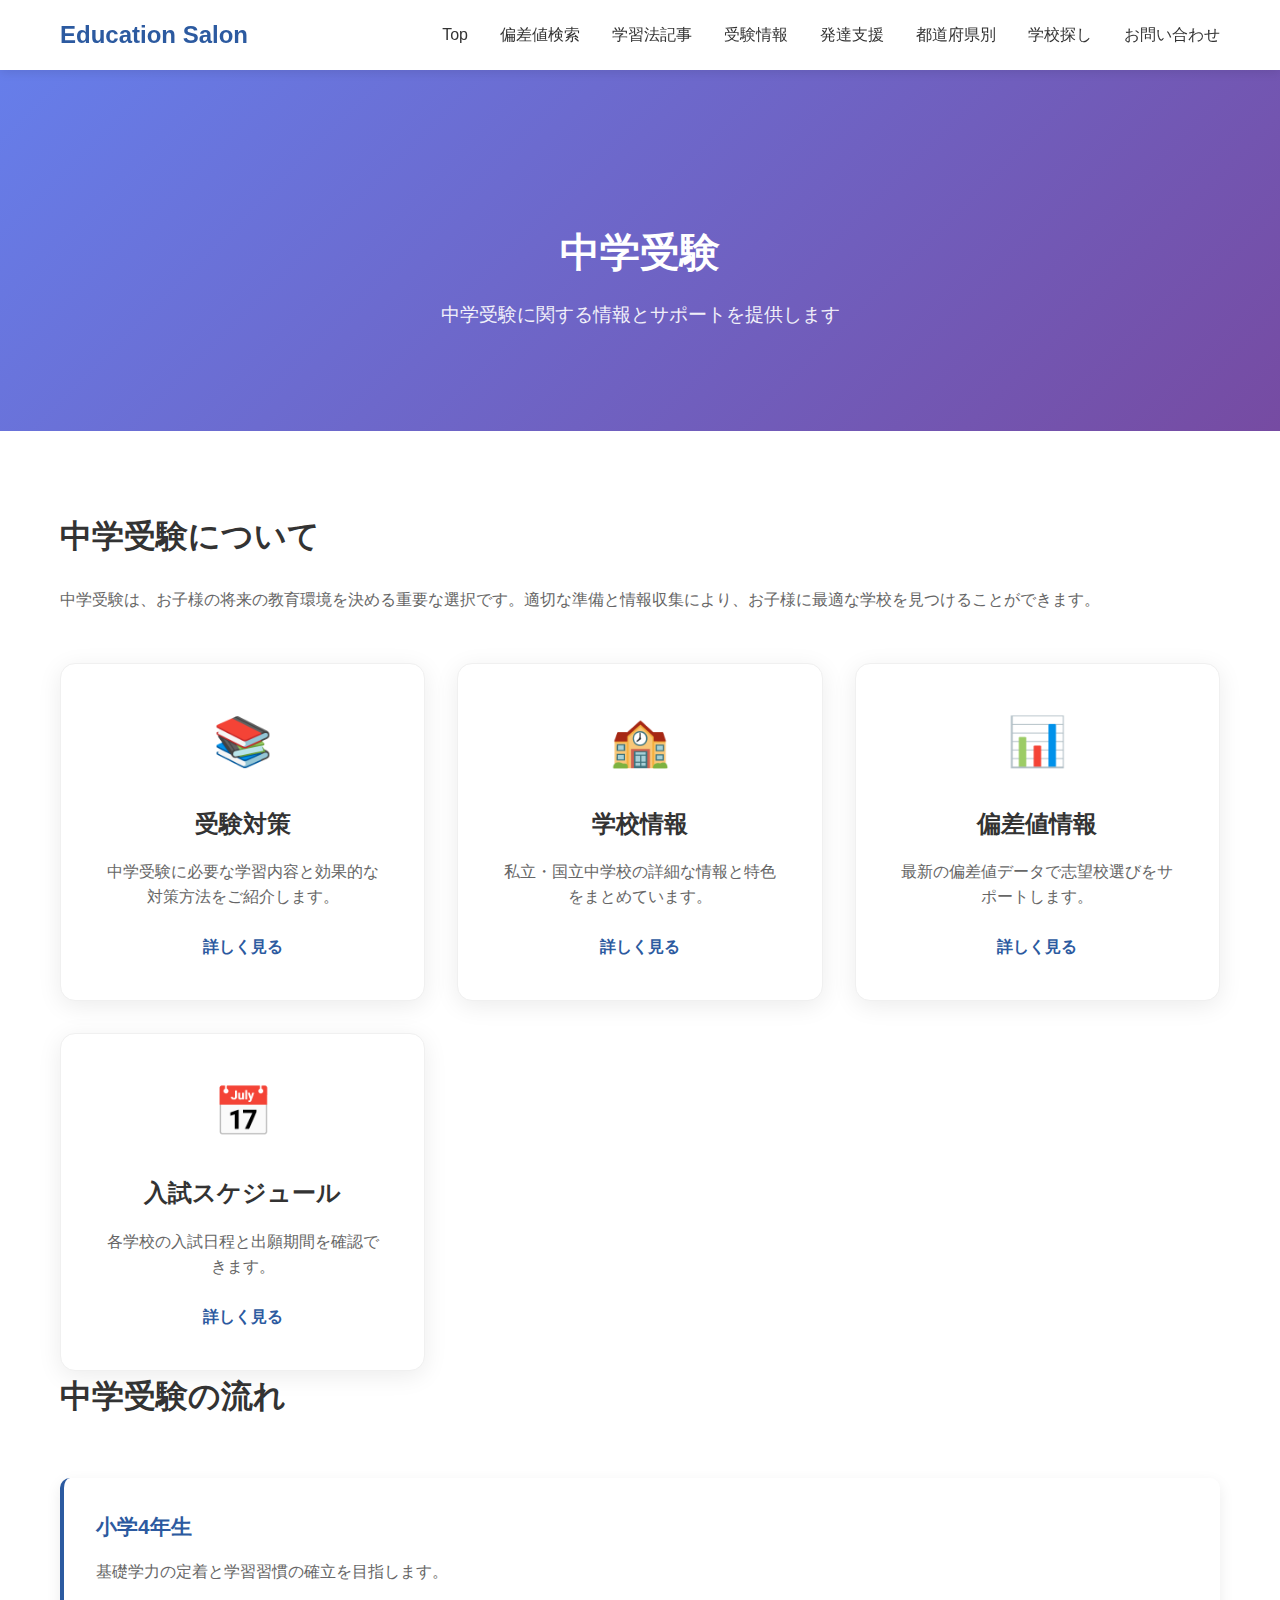
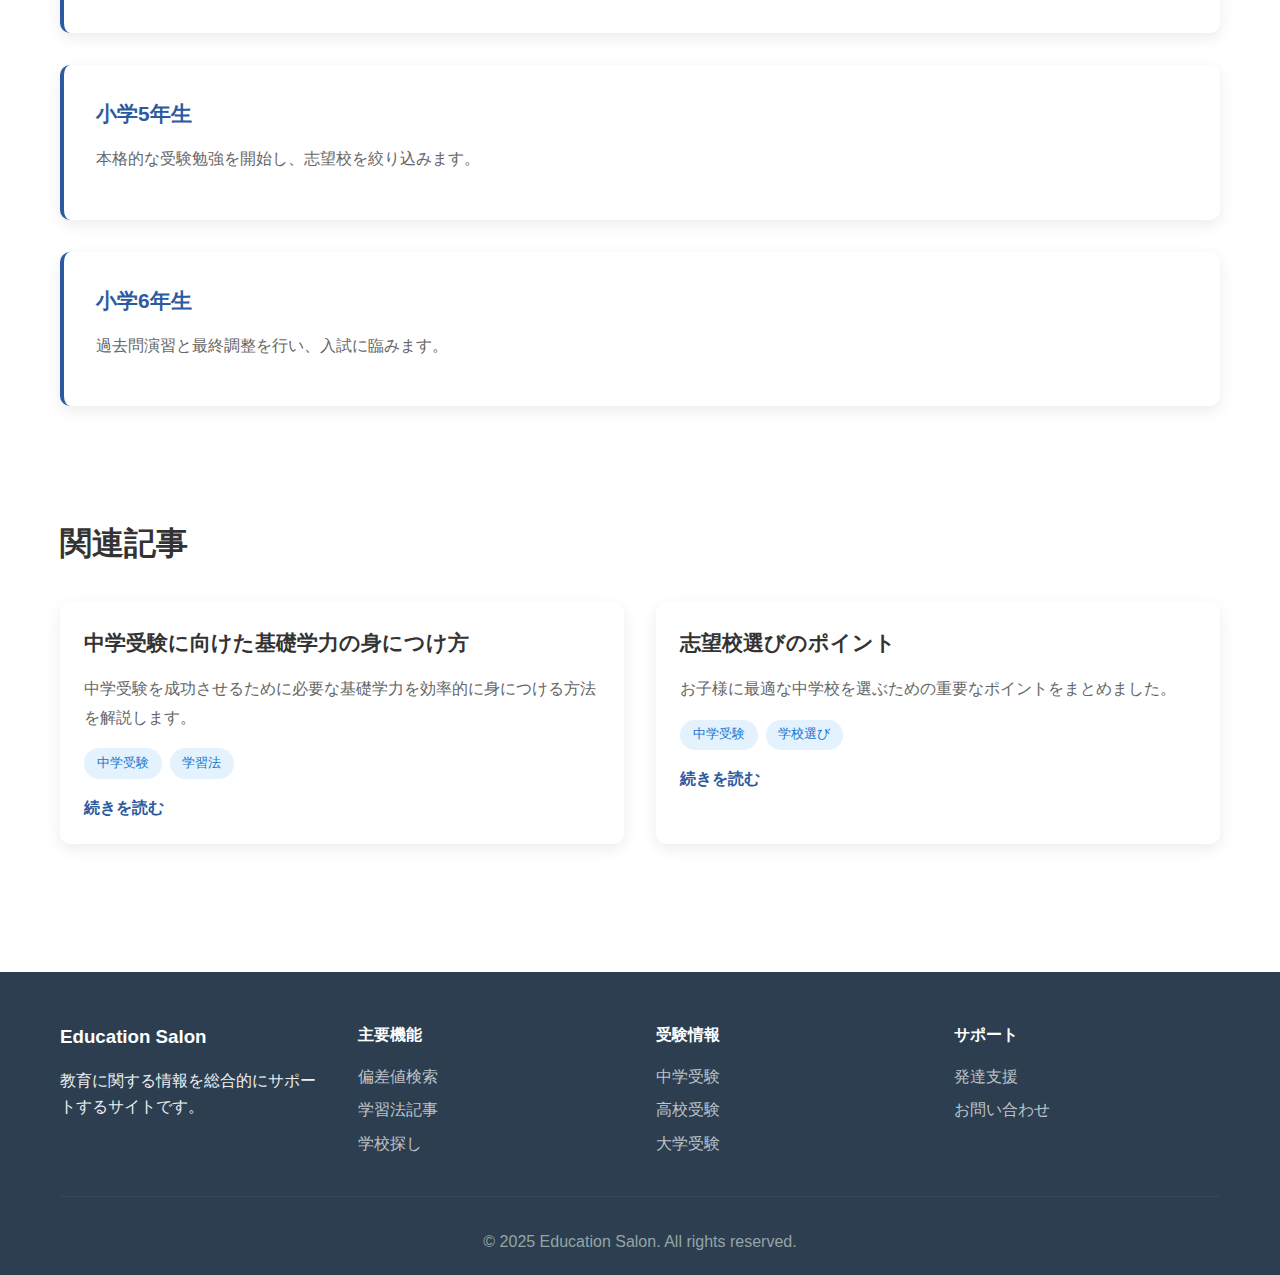
<file: junior-high-exam.html>
<!DOCTYPE html>
<html lang="ja">
<head>
    <meta charset="UTF-8">
    <meta name="viewport" content="width=device-width, initial-scale=1.0">
    <meta name="description" content="中学受験 - Education Salon">
    <title>中学受験 - Education Salon</title>
    <link rel="stylesheet" href="css/style.css">
</head>
<body>
    <header class="header">
        <nav class="nav">
            <div class="nav-container">
                <div class="nav-logo">
                    <a href="index.html">Education Salon</a>
                </div>
                <div class="nav-toggle" id="nav-toggle">
                    <span></span>
                    <span></span>
                    <span></span>
                </div>
                <ul class="nav-menu" id="nav-menu">
                    <li class="nav-item">
                        <a href="index.html" class="nav-link">Top</a>
                    </li>
                    <li class="nav-item">
                        <a href="hensachi-search.html" class="nav-link">偏差値検索</a>
                    </li>
                    <li class="nav-item">
                        <a href="study-articles.html" class="nav-link">学習法記事</a>
                    </li>
                    <li class="nav-item dropdown">
                        <a href="#" class="nav-link dropdown-toggle">受験情報</a>
                        <ul class="dropdown-menu">
                            <li><a href="junior-high-exam.html">中学受験</a></li>
                            <li><a href="high-school-exam.html">高校受験</a></li>
                            <li><a href="university-exam.html">大学受験</a></li>
                        </ul>
                    </li>
                    <li class="nav-item">
                        <a href="development-support.html" class="nav-link">発達支援</a>
                    </li>
                    <li class="nav-item">
                        <a href="prefecture-search.html" class="nav-link">都道府県別</a>
                    </li>
                    <li class="nav-item">
                        <a href="school-search.html" class="nav-link">学校探し</a>
                    </li>
                    <li class="nav-item">
                        <a href="contact.html" class="nav-link">お問い合わせ</a>
                    </li>
                </ul>
            </div>
        </nav>
    </header>

    <main class="main">
        <section class="page-header">
            <div class="container">
                <h1 class="page-title">中学受験</h1>
                <p class="page-subtitle">中学受験に関する情報とサポートを提供します</p>
            </div>
        </section>

        <section class="page-content">
            <div class="container">
                <div class="content-section">
                    <h2>中学受験について</h2>
                    <p>中学受験は、お子様の将来の教育環境を決める重要な選択です。適切な準備と情報収集により、お子様に最適な学校を見つけることができます。</p>
                </div>

                <div class="features-grid">
                    <div class="feature-card">
                        <div class="feature-icon">📚</div>
                        <h3>受験対策</h3>
                        <p>中学受験に必要な学習内容と効果的な対策方法をご紹介します。</p>
                        <a href="study-articles.html" class="feature-link">詳しく見る</a>
                    </div>
                    <div class="feature-card">
                        <div class="feature-icon">🏫</div>
                        <h3>学校情報</h3>
                        <p>私立・国立中学校の詳細な情報と特色をまとめています。</p>
                        <a href="school-search.html" class="feature-link">詳しく見る</a>
                    </div>
                    <div class="feature-card">
                        <div class="feature-icon">📊</div>
                        <h3>偏差値情報</h3>
                        <p>最新の偏差値データで志望校選びをサポートします。</p>
                        <a href="hensachi-search.html" class="feature-link">詳しく見る</a>
                    </div>
                    <div class="feature-card">
                        <div class="feature-icon">📅</div>
                        <h3>入試スケジュール</h3>
                        <p>各学校の入試日程と出願期間を確認できます。</p>
                        <a href="#" class="feature-link">詳しく見る</a>
                    </div>
                </div>

                <div class="content-section">
                    <h2>中学受験の流れ</h2>
                    <div class="timeline">
                        <div class="timeline-item">
                            <h3>小学4年生</h3>
                            <p>基礎学力の定着と学習習慣の確立を目指します。</p>
                        </div>
                        <div class="timeline-item">
                            <h3>小学5年生</h3>
                            <p>本格的な受験勉強を開始し、志望校を絞り込みます。</p>
                        </div>
                        <div class="timeline-item">
                            <h3>小学6年生</h3>
                            <p>過去問演習と最終調整を行い、入試に臨みます。</p>
                        </div>
                    </div>
                </div>

                <div class="content-section">
                    <h2>関連記事</h2>
                    <div class="article-grid">
                        <article class="article-card">
                            <div class="article-card-content">
                                <h3>中学受験に向けた基礎学力の身につけ方</h3>
                                <p>中学受験を成功させるために必要な基礎学力を効率的に身につける方法を解説します。</p>
                                <div class="article-tags">
                                    <span class="tag">中学受験</span>
                                    <span class="tag">学習法</span>
                                </div>
                                <a href="#" class="feature-link">続きを読む</a>
                            </div>
                        </article>
                        <article class="article-card">
                            <div class="article-card-content">
                                <h3>志望校選びのポイント</h3>
                                <p>お子様に最適な中学校を選ぶための重要なポイントをまとめました。</p>
                                <div class="article-tags">
                                    <span class="tag">中学受験</span>
                                    <span class="tag">学校選び</span>
                                </div>
                                <a href="#" class="feature-link">続きを読む</a>
                            </div>
                        </article>
                    </div>
                </div>
            </div>
        </section>
    </main>

    <footer class="footer">
        <div class="container">
            <div class="footer-content">
                <div class="footer-section">
                    <h3>Education Salon</h3>
                    <p>教育に関する情報を総合的にサポートするサイトです。</p>
                </div>
                <div class="footer-section">
                    <h4>主要機能</h4>
                    <ul>
                        <li><a href="hensachi-search.html">偏差値検索</a></li>
                        <li><a href="study-articles.html">学習法記事</a></li>
                        <li><a href="school-search.html">学校探し</a></li>
                    </ul>
                </div>
                <div class="footer-section">
                    <h4>受験情報</h4>
                    <ul>
                        <li><a href="junior-high-exam.html">中学受験</a></li>
                        <li><a href="high-school-exam.html">高校受験</a></li>
                        <li><a href="university-exam.html">大学受験</a></li>
                    </ul>
                </div>
                <div class="footer-section">
                    <h4>サポート</h4>
                    <ul>
                        <li><a href="development-support.html">発達支援</a></li>
                        <li><a href="contact.html">お問い合わせ</a></li>
                    </ul>
                </div>
            </div>
            <div class="footer-bottom">
                <p>&copy; 2025 Education Salon. All rights reserved.</p>
            </div>
        </div>
    </footer>

    <script src="js/script.js"></script>
</body>
</html>
</file>
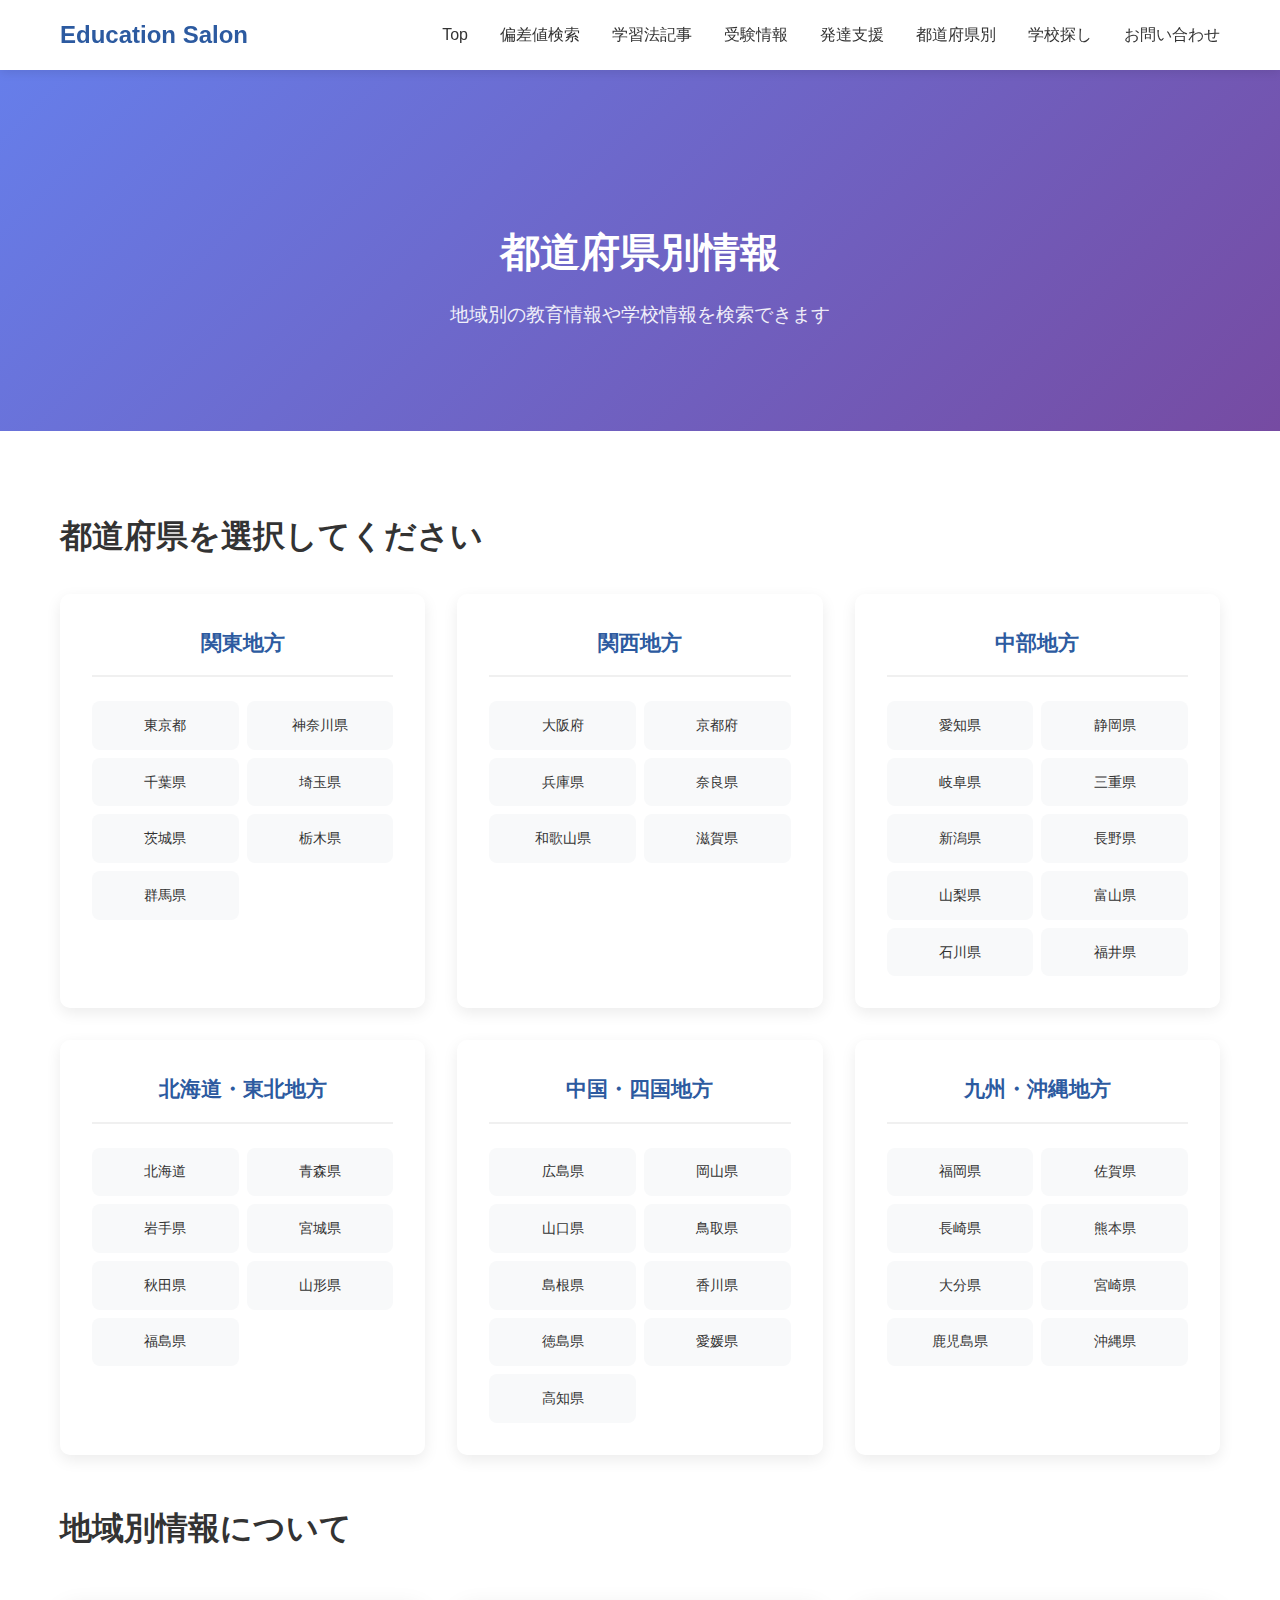
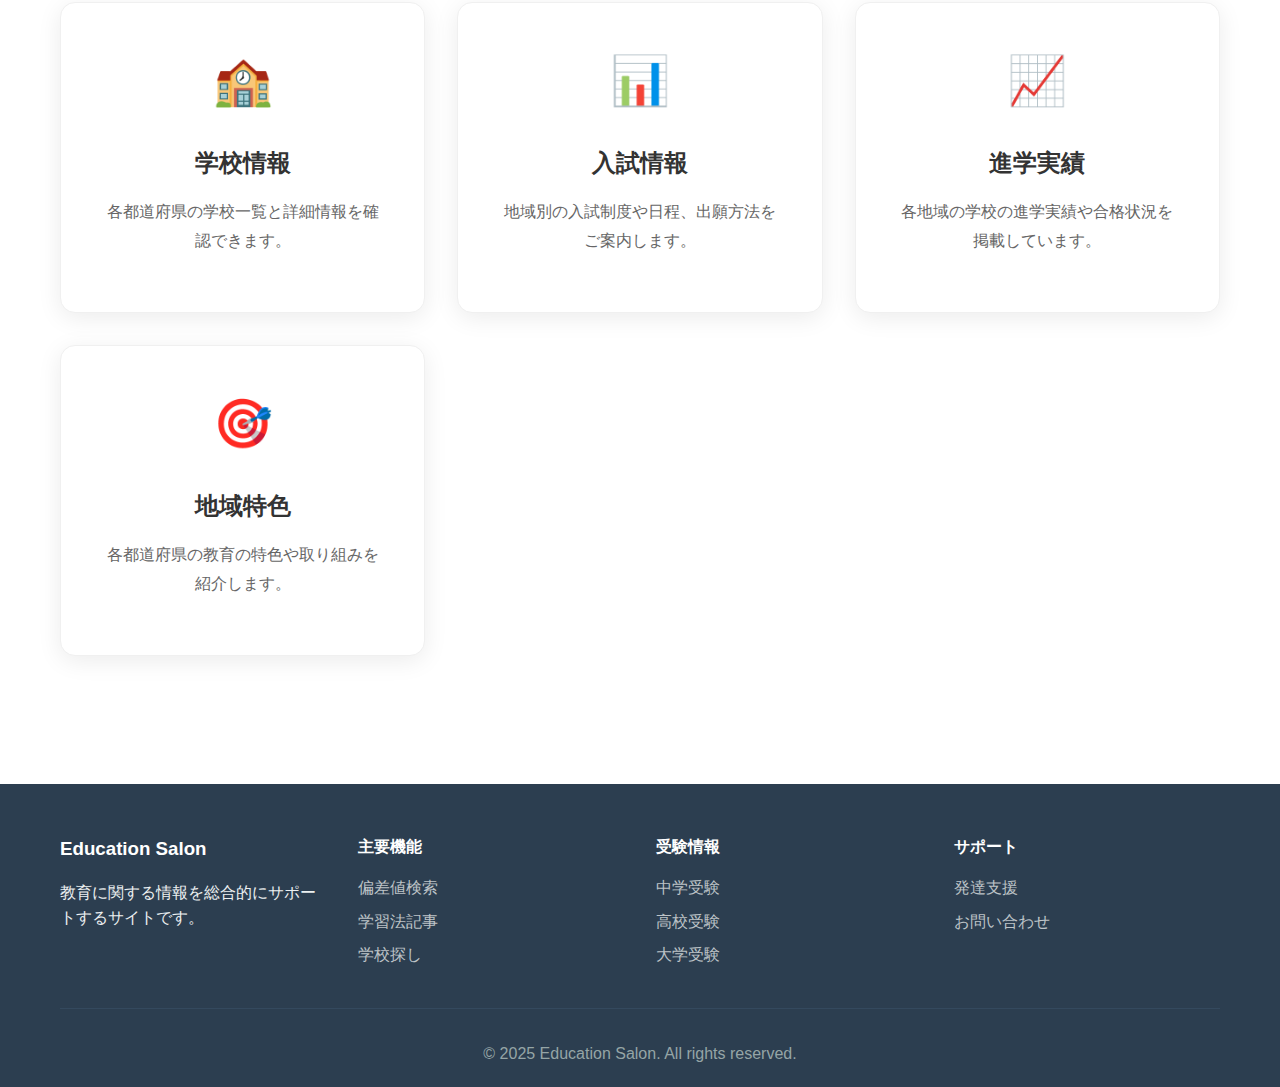
<file: prefecture-search.html>
<!DOCTYPE html>
<html lang="ja">
<head>
    <meta charset="UTF-8">
    <meta name="viewport" content="width=device-width, initial-scale=1.0">
    <meta name="description" content="都道府県別 - Education Salon">
    <title>都道府県別 - Education Salon</title>
    <link rel="stylesheet" href="css/style.css">
</head>
<body>
    <header class="header">
        <nav class="nav">
            <div class="nav-container">
                <div class="nav-logo">
                    <a href="index.html">Education Salon</a>
                </div>
                <div class="nav-toggle" id="nav-toggle">
                    <span></span>
                    <span></span>
                    <span></span>
                </div>
                <ul class="nav-menu" id="nav-menu">
                    <li class="nav-item">
                        <a href="index.html" class="nav-link">Top</a>
                    </li>
                    <li class="nav-item">
                        <a href="hensachi-search.html" class="nav-link">偏差値検索</a>
                    </li>
                    <li class="nav-item">
                        <a href="study-articles.html" class="nav-link">学習法記事</a>
                    </li>
                    <li class="nav-item dropdown">
                        <a href="#" class="nav-link dropdown-toggle">受験情報</a>
                        <ul class="dropdown-menu">
                            <li><a href="junior-high-exam.html">中学受験</a></li>
                            <li><a href="high-school-exam.html">高校受験</a></li>
                            <li><a href="university-exam.html">大学受験</a></li>
                        </ul>
                    </li>
                    <li class="nav-item">
                        <a href="development-support.html" class="nav-link">発達支援</a>
                    </li>
                    <li class="nav-item">
                        <a href="prefecture-search.html" class="nav-link">都道府県別</a>
                    </li>
                    <li class="nav-item">
                        <a href="school-search.html" class="nav-link">学校探し</a>
                    </li>
                    <li class="nav-item">
                        <a href="contact.html" class="nav-link">お問い合わせ</a>
                    </li>
                </ul>
            </div>
        </nav>
    </header>

    <main class="main">
        <section class="page-header">
            <div class="container">
                <h1 class="page-title">都道府県別情報</h1>
                <p class="page-subtitle">地域別の教育情報や学校情報を検索できます</p>
            </div>
        </section>

        <section class="page-content">
            <div class="container">
                <div class="content-section">
                    <h2>都道府県を選択してください</h2>
                    <div class="prefecture-grid">
                        <div class="prefecture-region">
                            <h3>関東地方</h3>
                            <div class="prefecture-list">
                                <a href="#" class="prefecture-link">東京都</a>
                                <a href="#" class="prefecture-link">神奈川県</a>
                                <a href="#" class="prefecture-link">千葉県</a>
                                <a href="#" class="prefecture-link">埼玉県</a>
                                <a href="#" class="prefecture-link">茨城県</a>
                                <a href="#" class="prefecture-link">栃木県</a>
                                <a href="#" class="prefecture-link">群馬県</a>
                            </div>
                        </div>

                        <div class="prefecture-region">
                            <h3>関西地方</h3>
                            <div class="prefecture-list">
                                <a href="#" class="prefecture-link">大阪府</a>
                                <a href="#" class="prefecture-link">京都府</a>
                                <a href="#" class="prefecture-link">兵庫県</a>
                                <a href="#" class="prefecture-link">奈良県</a>
                                <a href="#" class="prefecture-link">和歌山県</a>
                                <a href="#" class="prefecture-link">滋賀県</a>
                            </div>
                        </div>

                        <div class="prefecture-region">
                            <h3>中部地方</h3>
                            <div class="prefecture-list">
                                <a href="#" class="prefecture-link">愛知県</a>
                                <a href="#" class="prefecture-link">静岡県</a>
                                <a href="#" class="prefecture-link">岐阜県</a>
                                <a href="#" class="prefecture-link">三重県</a>
                                <a href="#" class="prefecture-link">新潟県</a>
                                <a href="#" class="prefecture-link">長野県</a>
                                <a href="#" class="prefecture-link">山梨県</a>
                                <a href="#" class="prefecture-link">富山県</a>
                                <a href="#" class="prefecture-link">石川県</a>
                                <a href="#" class="prefecture-link">福井県</a>
                            </div>
                        </div>

                        <div class="prefecture-region">
                            <h3>北海道・東北地方</h3>
                            <div class="prefecture-list">
                                <a href="#" class="prefecture-link">北海道</a>
                                <a href="#" class="prefecture-link">青森県</a>
                                <a href="#" class="prefecture-link">岩手県</a>
                                <a href="#" class="prefecture-link">宮城県</a>
                                <a href="#" class="prefecture-link">秋田県</a>
                                <a href="#" class="prefecture-link">山形県</a>
                                <a href="#" class="prefecture-link">福島県</a>
                            </div>
                        </div>

                        <div class="prefecture-region">
                            <h3>中国・四国地方</h3>
                            <div class="prefecture-list">
                                <a href="#" class="prefecture-link">広島県</a>
                                <a href="#" class="prefecture-link">岡山県</a>
                                <a href="#" class="prefecture-link">山口県</a>
                                <a href="#" class="prefecture-link">鳥取県</a>
                                <a href="#" class="prefecture-link">島根県</a>
                                <a href="#" class="prefecture-link">香川県</a>
                                <a href="#" class="prefecture-link">徳島県</a>
                                <a href="#" class="prefecture-link">愛媛県</a>
                                <a href="#" class="prefecture-link">高知県</a>
                            </div>
                        </div>

                        <div class="prefecture-region">
                            <h3>九州・沖縄地方</h3>
                            <div class="prefecture-list">
                                <a href="#" class="prefecture-link">福岡県</a>
                                <a href="#" class="prefecture-link">佐賀県</a>
                                <a href="#" class="prefecture-link">長崎県</a>
                                <a href="#" class="prefecture-link">熊本県</a>
                                <a href="#" class="prefecture-link">大分県</a>
                                <a href="#" class="prefecture-link">宮崎県</a>
                                <a href="#" class="prefecture-link">鹿児島県</a>
                                <a href="#" class="prefecture-link">沖縄県</a>
                            </div>
                        </div>
                    </div>
                </div>

                <div class="content-section">
                    <h2>地域別情報について</h2>
                    <div class="features-grid">
                        <div class="feature-card">
                            <div class="feature-icon">🏫</div>
                            <h3>学校情報</h3>
                            <p>各都道府県の学校一覧と詳細情報を確認できます。</p>
                        </div>
                        <div class="feature-card">
                            <div class="feature-icon">📊</div>
                            <h3>入試情報</h3>
                            <p>地域別の入試制度や日程、出願方法をご案内します。</p>
                        </div>
                        <div class="feature-card">
                            <div class="feature-icon">📈</div>
                            <h3>進学実績</h3>
                            <p>各地域の学校の進学実績や合格状況を掲載しています。</p>
                        </div>
                        <div class="feature-card">
                            <div class="feature-icon">🎯</div>
                            <h3>地域特色</h3>
                            <p>各都道府県の教育の特色や取り組みを紹介します。</p>
                        </div>
                    </div>
                </div>
            </div>
        </section>
    </main>

    <footer class="footer">
        <div class="container">
            <div class="footer-content">
                <div class="footer-section">
                    <h3>Education Salon</h3>
                    <p>教育に関する情報を総合的にサポートするサイトです。</p>
                </div>
                <div class="footer-section">
                    <h4>主要機能</h4>
                    <ul>
                        <li><a href="hensachi-search.html">偏差値検索</a></li>
                        <li><a href="study-articles.html">学習法記事</a></li>
                        <li><a href="school-search.html">学校探し</a></li>
                    </ul>
                </div>
                <div class="footer-section">
                    <h4>受験情報</h4>
                    <ul>
                        <li><a href="junior-high-exam.html">中学受験</a></li>
                        <li><a href="high-school-exam.html">高校受験</a></li>
                        <li><a href="university-exam.html">大学受験</a></li>
                    </ul>
                </div>
                <div class="footer-section">
                    <h4>サポート</h4>
                    <ul>
                        <li><a href="development-support.html">発達支援</a></li>
                        <li><a href="contact.html">お問い合わせ</a></li>
                    </ul>
                </div>
            </div>
            <div class="footer-bottom">
                <p>&copy; 2025 Education Salon. All rights reserved.</p>
            </div>
        </div>
    </footer>

    <script src="js/script.js"></script>
</body>
</html>
</file>
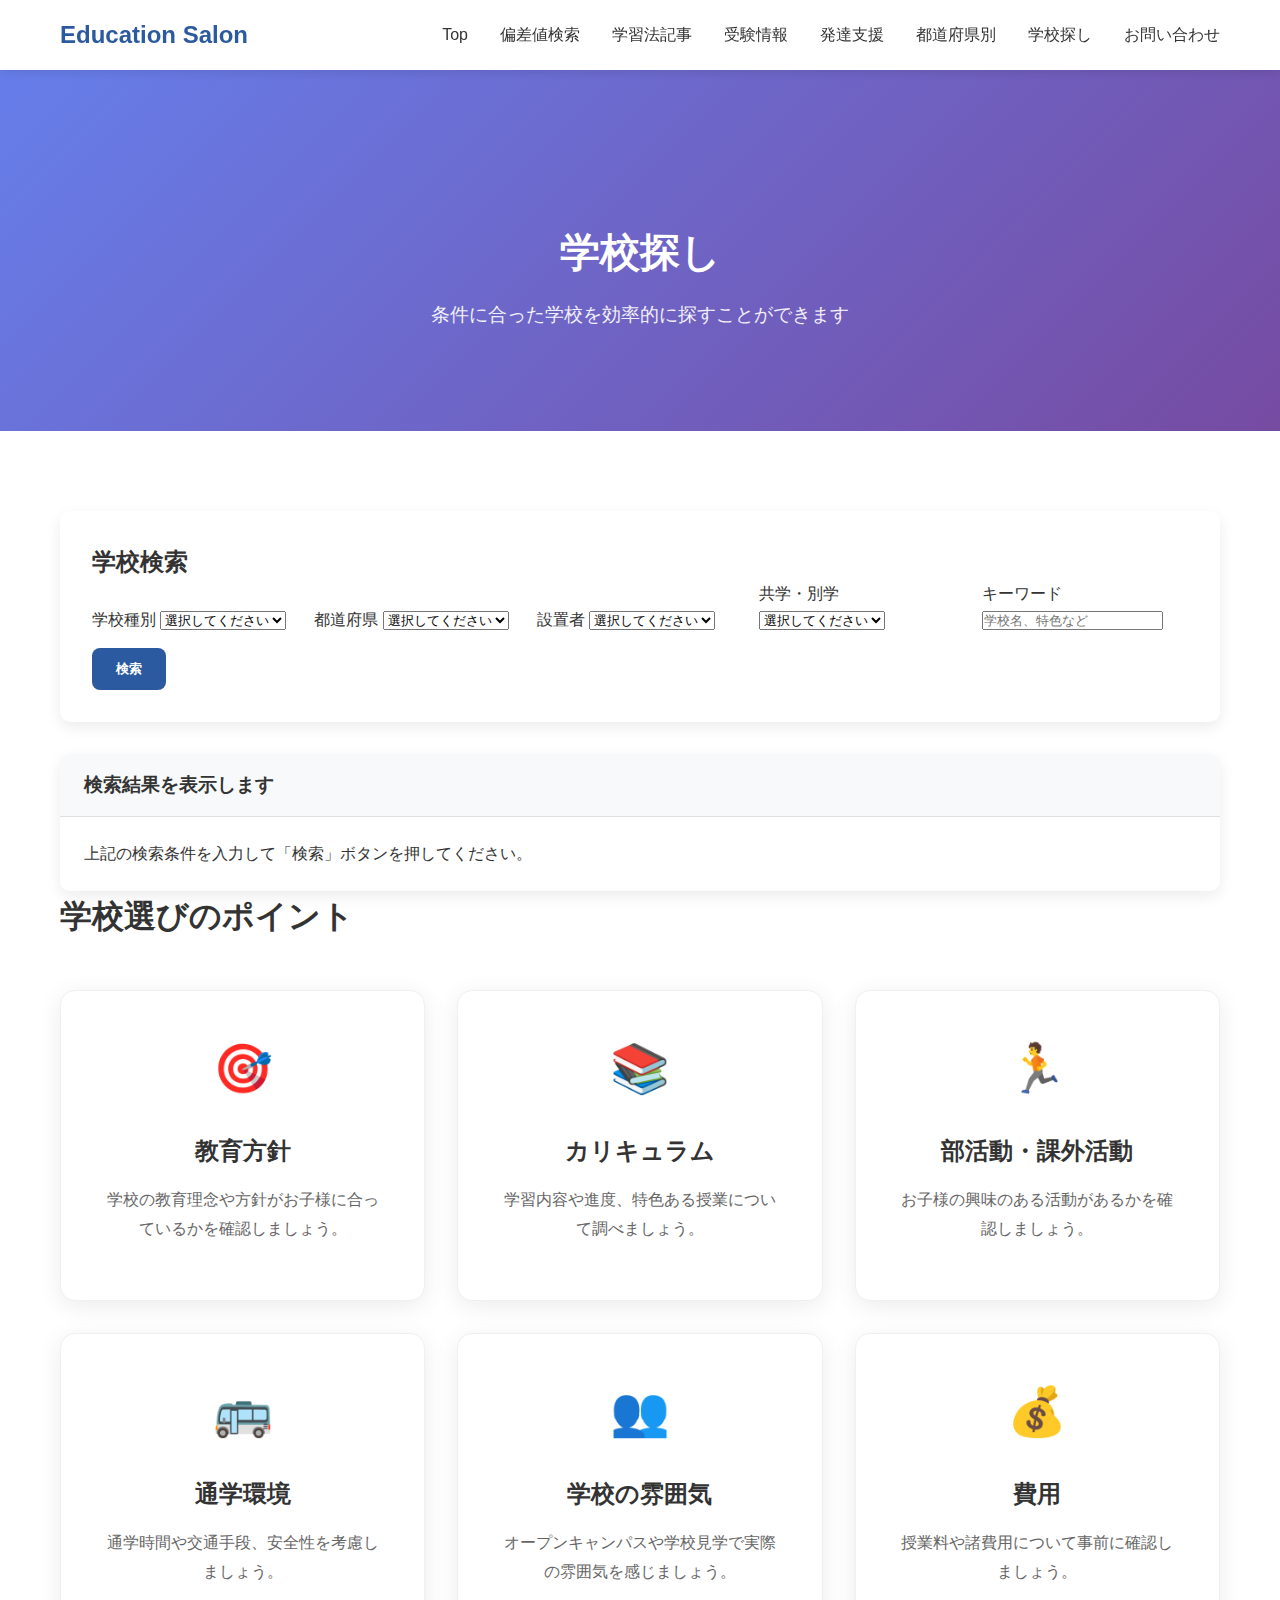
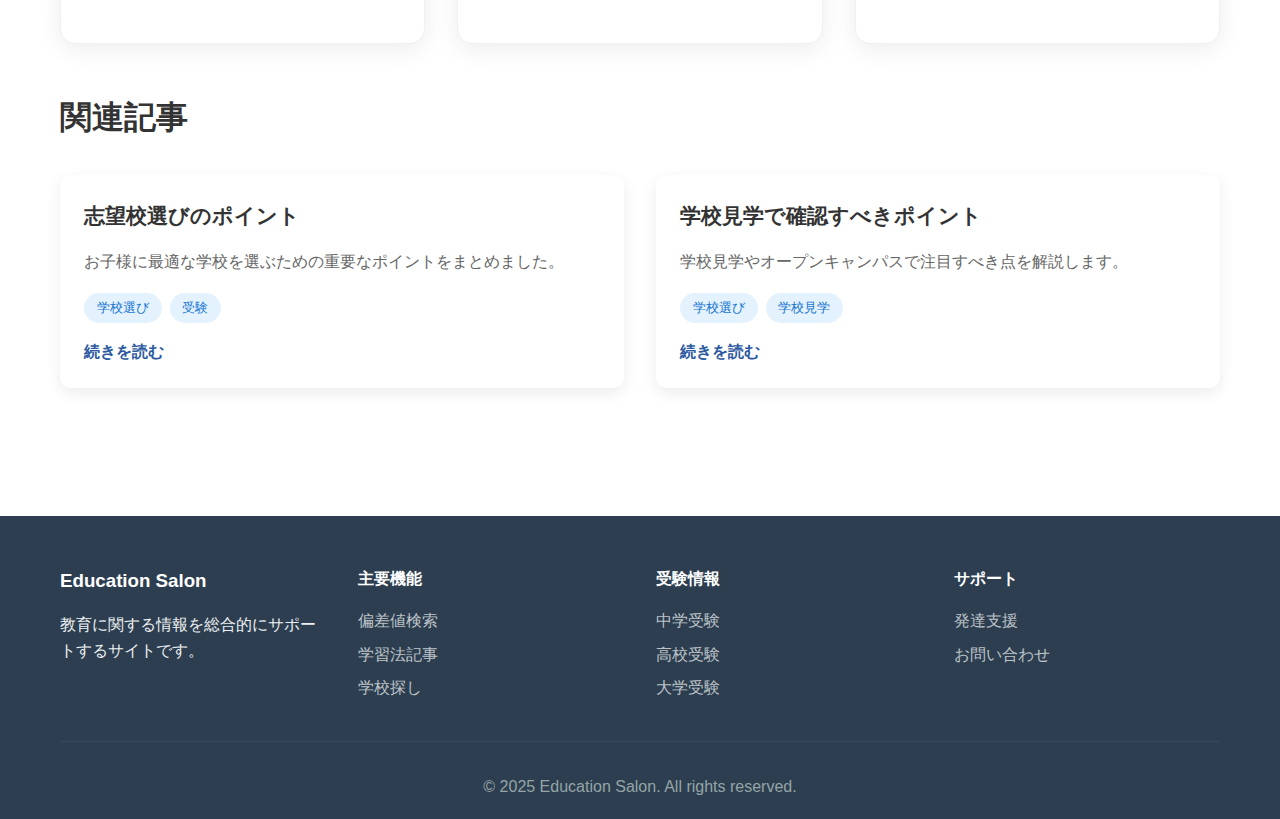
<file: school-search.html>
<!DOCTYPE html>
<html lang="ja">
<head>
    <meta charset="UTF-8">
    <meta name="viewport" content="width=device-width, initial-scale=1.0">
    <meta name="description" content="学校探し - Education Salon">
    <title>学校探し - Education Salon</title>
    <link rel="stylesheet" href="css/style.css">
</head>
<body>
    <header class="header">
        <nav class="nav">
            <div class="nav-container">
                <div class="nav-logo">
                    <a href="index.html">Education Salon</a>
                </div>
                <div class="nav-toggle" id="nav-toggle">
                    <span></span>
                    <span></span>
                    <span></span>
                </div>
                <ul class="nav-menu" id="nav-menu">
                    <li class="nav-item">
                        <a href="index.html" class="nav-link">Top</a>
                    </li>
                    <li class="nav-item">
                        <a href="hensachi-search.html" class="nav-link">偏差値検索</a>
                    </li>
                    <li class="nav-item">
                        <a href="study-articles.html" class="nav-link">学習法記事</a>
                    </li>
                    <li class="nav-item dropdown">
                        <a href="#" class="nav-link dropdown-toggle">受験情報</a>
                        <ul class="dropdown-menu">
                            <li><a href="junior-high-exam.html">中学受験</a></li>
                            <li><a href="high-school-exam.html">高校受験</a></li>
                            <li><a href="university-exam.html">大学受験</a></li>
                        </ul>
                    </li>
                    <li class="nav-item">
                        <a href="development-support.html" class="nav-link">発達支援</a>
                    </li>
                    <li class="nav-item">
                        <a href="prefecture-search.html" class="nav-link">都道府県別</a>
                    </li>
                    <li class="nav-item">
                        <a href="school-search.html" class="nav-link">学校探し</a>
                    </li>
                    <li class="nav-item">
                        <a href="contact.html" class="nav-link">お問い合わせ</a>
                    </li>
                </ul>
            </div>
        </nav>
    </header>

    <main class="main">
        <section class="page-header">
            <div class="container">
                <h1 class="page-title">学校探し</h1>
                <p class="page-subtitle">条件に合った学校を効率的に探すことができます</p>
            </div>
        </section>

        <section class="page-content">
            <div class="container">
                <div class="search-container">
                    <h2>学校検索</h2>
                    <form class="search-form">
                        <div class="search-group">
                            <label for="school-level">学校種別</label>
                            <select id="school-level" name="school-level">
                                <option value="">選択してください</option>
                                <option value="elementary">小学校</option>
                                <option value="junior-high">中学校</option>
                                <option value="high-school">高等学校</option>
                                <option value="university">大学</option>
                            </select>
                        </div>
                        <div class="search-group">
                            <label for="prefecture">都道府県</label>
                            <select id="prefecture" name="prefecture">
                                <option value="">選択してください</option>
                                <option value="tokyo">東京都</option>
                                <option value="kanagawa">神奈川県</option>
                                <option value="osaka">大阪府</option>
                                <option value="kyoto">京都府</option>
                                <option value="aichi">愛知県</option>
                            </select>
                        </div>
                        <div class="search-group">
                            <label for="school-type">設置者</label>
                            <select id="school-type" name="school-type">
                                <option value="">選択してください</option>
                                <option value="public">公立</option>
                                <option value="private">私立</option>
                                <option value="national">国立</option>
                            </select>
                        </div>
                        <div class="search-group">
                            <label for="gender">共学・別学</label>
                            <select id="gender" name="gender">
                                <option value="">選択してください</option>
                                <option value="coed">共学</option>
                                <option value="boys">男子校</option>
                                <option value="girls">女子校</option>
                            </select>
                        </div>
                        <div class="search-group">
                            <label for="keyword">キーワード</label>
                            <input type="text" id="keyword" name="keyword" placeholder="学校名、特色など">
                        </div>
                        <button type="submit" class="search-btn">検索</button>
                    </form>
                </div>

                <div class="results-container">
                    <div class="results-header">
                        <h3>検索結果を表示します</h3>
                    </div>
                    <div class="results-list">
                        <p>上記の検索条件を入力して「検索」ボタンを押してください。</p>
                    </div>
                </div>

                <div class="content-section">
                    <h2>学校選びのポイント</h2>
                    <div class="features-grid">
                        <div class="feature-card">
                            <div class="feature-icon">🎯</div>
                            <h3>教育方針</h3>
                            <p>学校の教育理念や方針がお子様に合っているかを確認しましょう。</p>
                        </div>
                        <div class="feature-card">
                            <div class="feature-icon">📚</div>
                            <h3>カリキュラム</h3>
                            <p>学習内容や進度、特色ある授業について調べましょう。</p>
                        </div>
                        <div class="feature-card">
                            <div class="feature-icon">🏃</div>
                            <h3>部活動・課外活動</h3>
                            <p>お子様の興味のある活動があるかを確認しましょう。</p>
                        </div>
                        <div class="feature-card">
                            <div class="feature-icon">🚌</div>
                            <h3>通学環境</h3>
                            <p>通学時間や交通手段、安全性を考慮しましょう。</p>
                        </div>
                        <div class="feature-card">
                            <div class="feature-icon">👥</div>
                            <h3>学校の雰囲気</h3>
                            <p>オープンキャンパスや学校見学で実際の雰囲気を感じましょう。</p>
                        </div>
                        <div class="feature-card">
                            <div class="feature-icon">💰</div>
                            <h3>費用</h3>
                            <p>授業料や諸費用について事前に確認しましょう。</p>
                        </div>
                    </div>
                </div>

                <div class="content-section">
                    <h2>関連記事</h2>
                    <div class="article-grid">
                        <article class="article-card">
                            <div class="article-card-content">
                                <h3>志望校選びのポイント</h3>
                                <p>お子様に最適な学校を選ぶための重要なポイントをまとめました。</p>
                                <div class="article-tags">
                                    <span class="tag">学校選び</span>
                                    <span class="tag">受験</span>
                                </div>
                                <a href="#" class="feature-link">続きを読む</a>
                            </div>
                        </article>
                        <article class="article-card">
                            <div class="article-card-content">
                                <h3>学校見学で確認すべきポイント</h3>
                                <p>学校見学やオープンキャンパスで注目すべき点を解説します。</p>
                                <div class="article-tags">
                                    <span class="tag">学校選び</span>
                                    <span class="tag">学校見学</span>
                                </div>
                                <a href="#" class="feature-link">続きを読む</a>
                            </div>
                        </article>
                    </div>
                </div>
            </div>
        </section>
    </main>

    <footer class="footer">
        <div class="container">
            <div class="footer-content">
                <div class="footer-section">
                    <h3>Education Salon</h3>
                    <p>教育に関する情報を総合的にサポートするサイトです。</p>
                </div>
                <div class="footer-section">
                    <h4>主要機能</h4>
                    <ul>
                        <li><a href="hensachi-search.html">偏差値検索</a></li>
                        <li><a href="study-articles.html">学習法記事</a></li>
                        <li><a href="school-search.html">学校探し</a></li>
                    </ul>
                </div>
                <div class="footer-section">
                    <h4>受験情報</h4>
                    <ul>
                        <li><a href="junior-high-exam.html">中学受験</a></li>
                        <li><a href="high-school-exam.html">高校受験</a></li>
                        <li><a href="university-exam.html">大学受験</a></li>
                    </ul>
                </div>
                <div class="footer-section">
                    <h4>サポート</h4>
                    <ul>
                        <li><a href="development-support.html">発達支援</a></li>
                        <li><a href="contact.html">お問い合わせ</a></li>
                    </ul>
                </div>
            </div>
            <div class="footer-bottom">
                <p>&copy; 2025 Education Salon. All rights reserved.</p>
            </div>
        </div>
    </footer>

    <script src="js/script.js"></script>
</body>
</html>
</file>
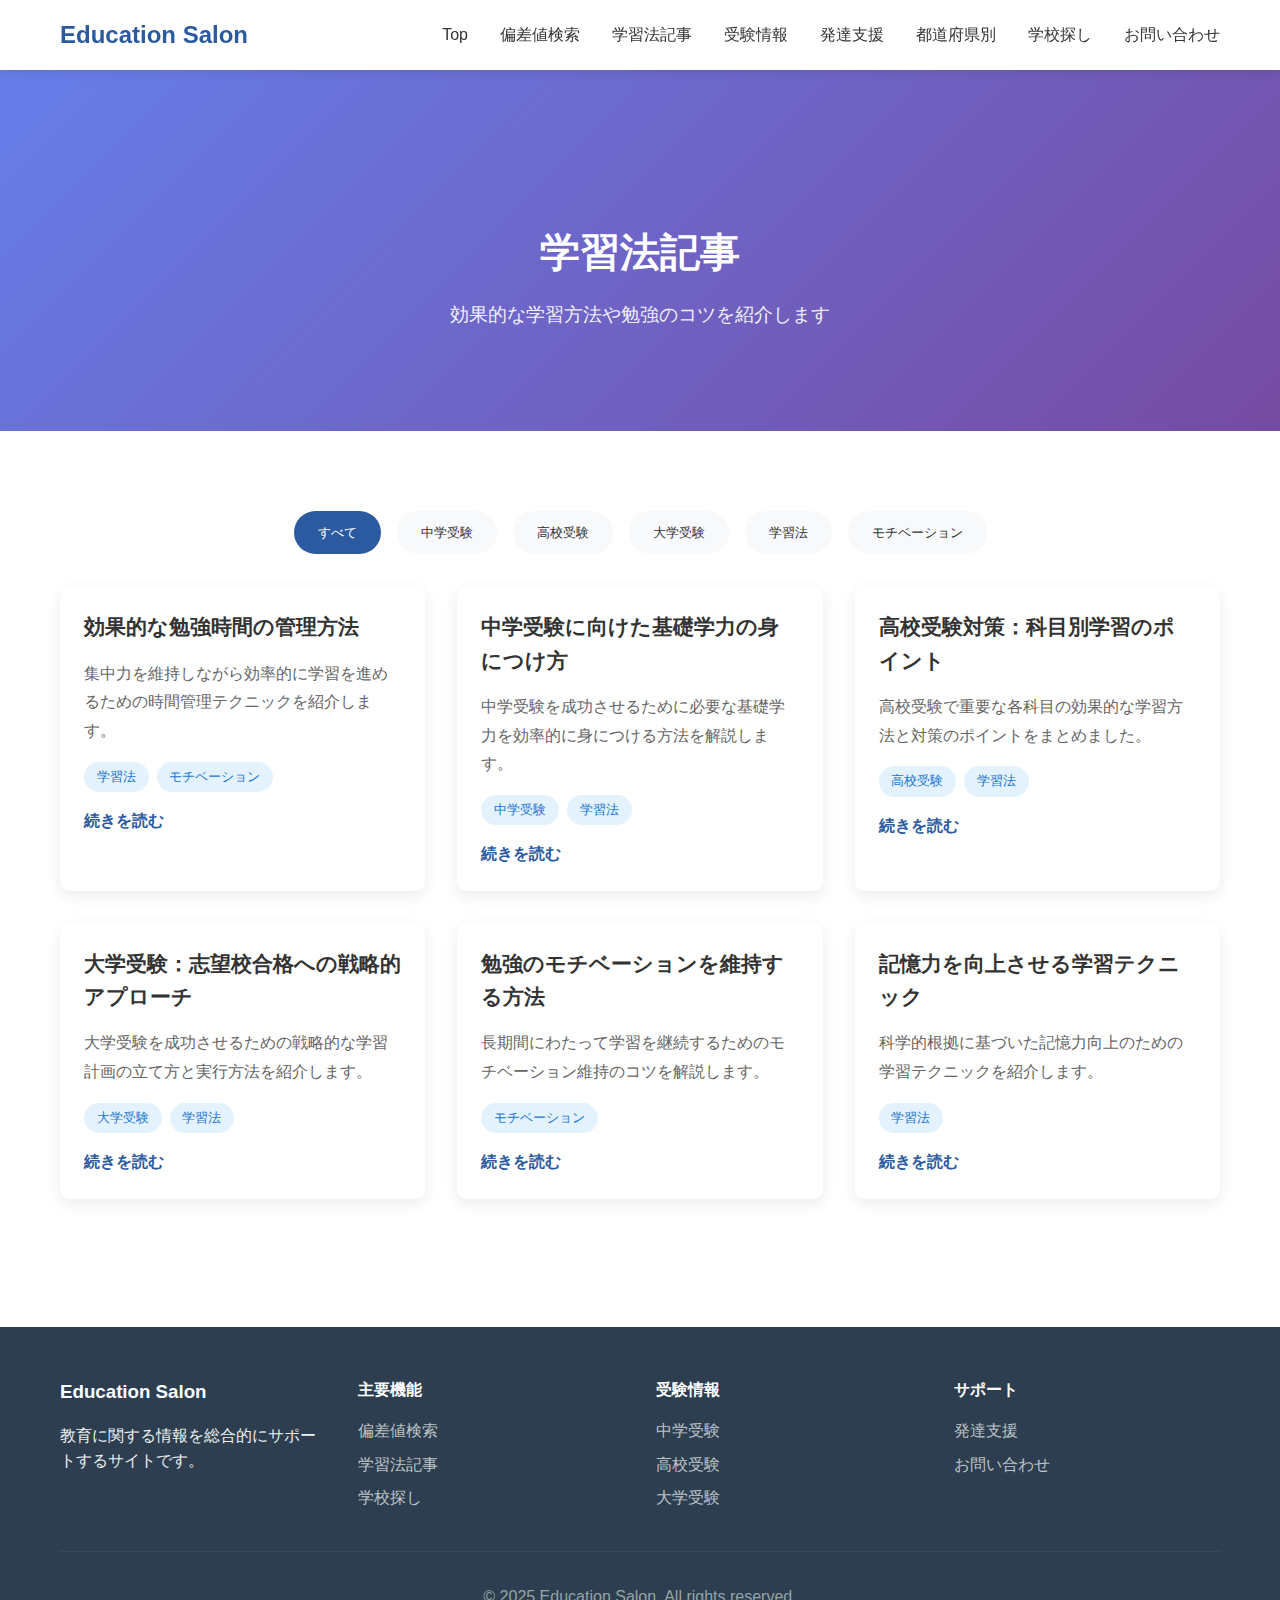
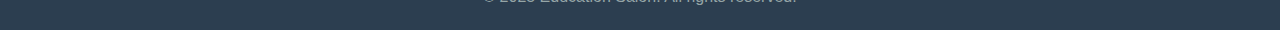
<file: study-articles.html>
<!DOCTYPE html>
<html lang="ja">
<head>
    <meta charset="UTF-8">
    <meta name="viewport" content="width=device-width, initial-scale=1.0">
    <meta name="description" content="学習法記事 - Education Salon">
    <title>学習法記事 - Education Salon</title>
    <link rel="stylesheet" href="css/style.css">
</head>
<body>
    <header class="header">
        <nav class="nav">
            <div class="nav-container">
                <div class="nav-logo">
                    <a href="index.html">Education Salon</a>
                </div>
                <div class="nav-toggle" id="nav-toggle">
                    <span></span>
                    <span></span>
                    <span></span>
                </div>
                <ul class="nav-menu" id="nav-menu">
                    <li class="nav-item">
                        <a href="index.html" class="nav-link">Top</a>
                    </li>
                    <li class="nav-item">
                        <a href="hensachi-search.html" class="nav-link">偏差値検索</a>
                    </li>
                    <li class="nav-item">
                        <a href="study-articles.html" class="nav-link">学習法記事</a>
                    </li>
                    <li class="nav-item dropdown">
                        <a href="#" class="nav-link dropdown-toggle">受験情報</a>
                        <ul class="dropdown-menu">
                            <li><a href="junior-high-exam.html">中学受験</a></li>
                            <li><a href="high-school-exam.html">高校受験</a></li>
                            <li><a href="university-exam.html">大学受験</a></li>
                        </ul>
                    </li>
                    <li class="nav-item">
                        <a href="development-support.html" class="nav-link">発達支援</a>
                    </li>
                    <li class="nav-item">
                        <a href="prefecture-search.html" class="nav-link">都道府県別</a>
                    </li>
                    <li class="nav-item">
                        <a href="school-search.html" class="nav-link">学校探し</a>
                    </li>
                    <li class="nav-item">
                        <a href="contact.html" class="nav-link">お問い合わせ</a>
                    </li>
                </ul>
            </div>
        </nav>
    </header>

    <main class="main">
        <section class="page-header">
            <div class="container">
                <h1 class="page-title">学習法記事</h1>
                <p class="page-subtitle">効果的な学習方法や勉強のコツを紹介します</p>
            </div>
        </section>

        <section class="page-content">
            <div class="container">
                <div class="content-section">
                    <div class="tag-filters">
                        <button class="tag-filter active" data-tag="all">すべて</button>
                        <button class="tag-filter" data-tag="junior-high">中学受験</button>
                        <button class="tag-filter" data-tag="high-school">高校受験</button>
                        <button class="tag-filter" data-tag="university">大学受験</button>
                        <button class="tag-filter" data-tag="study-method">学習法</button>
                        <button class="tag-filter" data-tag="motivation">モチベーション</button>
                    </div>

                    <div class="article-grid">
                        <article class="article-card" data-tags="study-method,motivation">
                            <div class="article-card-content">
                                <h3>効果的な勉強時間の管理方法</h3>
                                <p>集中力を維持しながら効率的に学習を進めるための時間管理テクニックを紹介します。</p>
                                <div class="article-tags">
                                    <span class="tag">学習法</span>
                                    <span class="tag">モチベーション</span>
                                </div>
                                <a href="#" class="feature-link">続きを読む</a>
                            </div>
                        </article>

                        <article class="article-card" data-tags="junior-high,study-method">
                            <div class="article-card-content">
                                <h3>中学受験に向けた基礎学力の身につけ方</h3>
                                <p>中学受験を成功させるために必要な基礎学力を効率的に身につける方法を解説します。</p>
                                <div class="article-tags">
                                    <span class="tag">中学受験</span>
                                    <span class="tag">学習法</span>
                                </div>
                                <a href="#" class="feature-link">続きを読む</a>
                            </div>
                        </article>

                        <article class="article-card" data-tags="high-school,study-method">
                            <div class="article-card-content">
                                <h3>高校受験対策：科目別学習のポイント</h3>
                                <p>高校受験で重要な各科目の効果的な学習方法と対策のポイントをまとめました。</p>
                                <div class="article-tags">
                                    <span class="tag">高校受験</span>
                                    <span class="tag">学習法</span>
                                </div>
                                <a href="#" class="feature-link">続きを読む</a>
                            </div>
                        </article>

                        <article class="article-card" data-tags="university,study-method">
                            <div class="article-card-content">
                                <h3>大学受験：志望校合格への戦略的アプローチ</h3>
                                <p>大学受験を成功させるための戦略的な学習計画の立て方と実行方法を紹介します。</p>
                                <div class="article-tags">
                                    <span class="tag">大学受験</span>
                                    <span class="tag">学習法</span>
                                </div>
                                <a href="#" class="feature-link">続きを読む</a>
                            </div>
                        </article>

                        <article class="article-card" data-tags="motivation">
                            <div class="article-card-content">
                                <h3>勉強のモチベーションを維持する方法</h3>
                                <p>長期間にわたって学習を継続するためのモチベーション維持のコツを解説します。</p>
                                <div class="article-tags">
                                    <span class="tag">モチベーション</span>
                                </div>
                                <a href="#" class="feature-link">続きを読む</a>
                            </div>
                        </article>

                        <article class="article-card" data-tags="study-method">
                            <div class="article-card-content">
                                <h3>記憶力を向上させる学習テクニック</h3>
                                <p>科学的根拠に基づいた記憶力向上のための学習テクニックを紹介します。</p>
                                <div class="article-tags">
                                    <span class="tag">学習法</span>
                                </div>
                                <a href="#" class="feature-link">続きを読む</a>
                            </div>
                        </article>
                    </div>
                </div>
            </div>
        </section>
    </main>

    <footer class="footer">
        <div class="container">
            <div class="footer-content">
                <div class="footer-section">
                    <h3>Education Salon</h3>
                    <p>教育に関する情報を総合的にサポートするサイトです。</p>
                </div>
                <div class="footer-section">
                    <h4>主要機能</h4>
                    <ul>
                        <li><a href="hensachi-search.html">偏差値検索</a></li>
                        <li><a href="study-articles.html">学習法記事</a></li>
                        <li><a href="school-search.html">学校探し</a></li>
                    </ul>
                </div>
                <div class="footer-section">
                    <h4>受験情報</h4>
                    <ul>
                        <li><a href="junior-high-exam.html">中学受験</a></li>
                        <li><a href="high-school-exam.html">高校受験</a></li>
                        <li><a href="university-exam.html">大学受験</a></li>
                    </ul>
                </div>
                <div class="footer-section">
                    <h4>サポート</h4>
                    <ul>
                        <li><a href="development-support.html">発達支援</a></li>
                        <li><a href="contact.html">お問い合わせ</a></li>
                    </ul>
                </div>
            </div>
            <div class="footer-bottom">
                <p>&copy; 2025 Education Salon. All rights reserved.</p>
            </div>
        </div>
    </footer>

    <script src="js/script.js"></script>
</body>
</html>
</file>
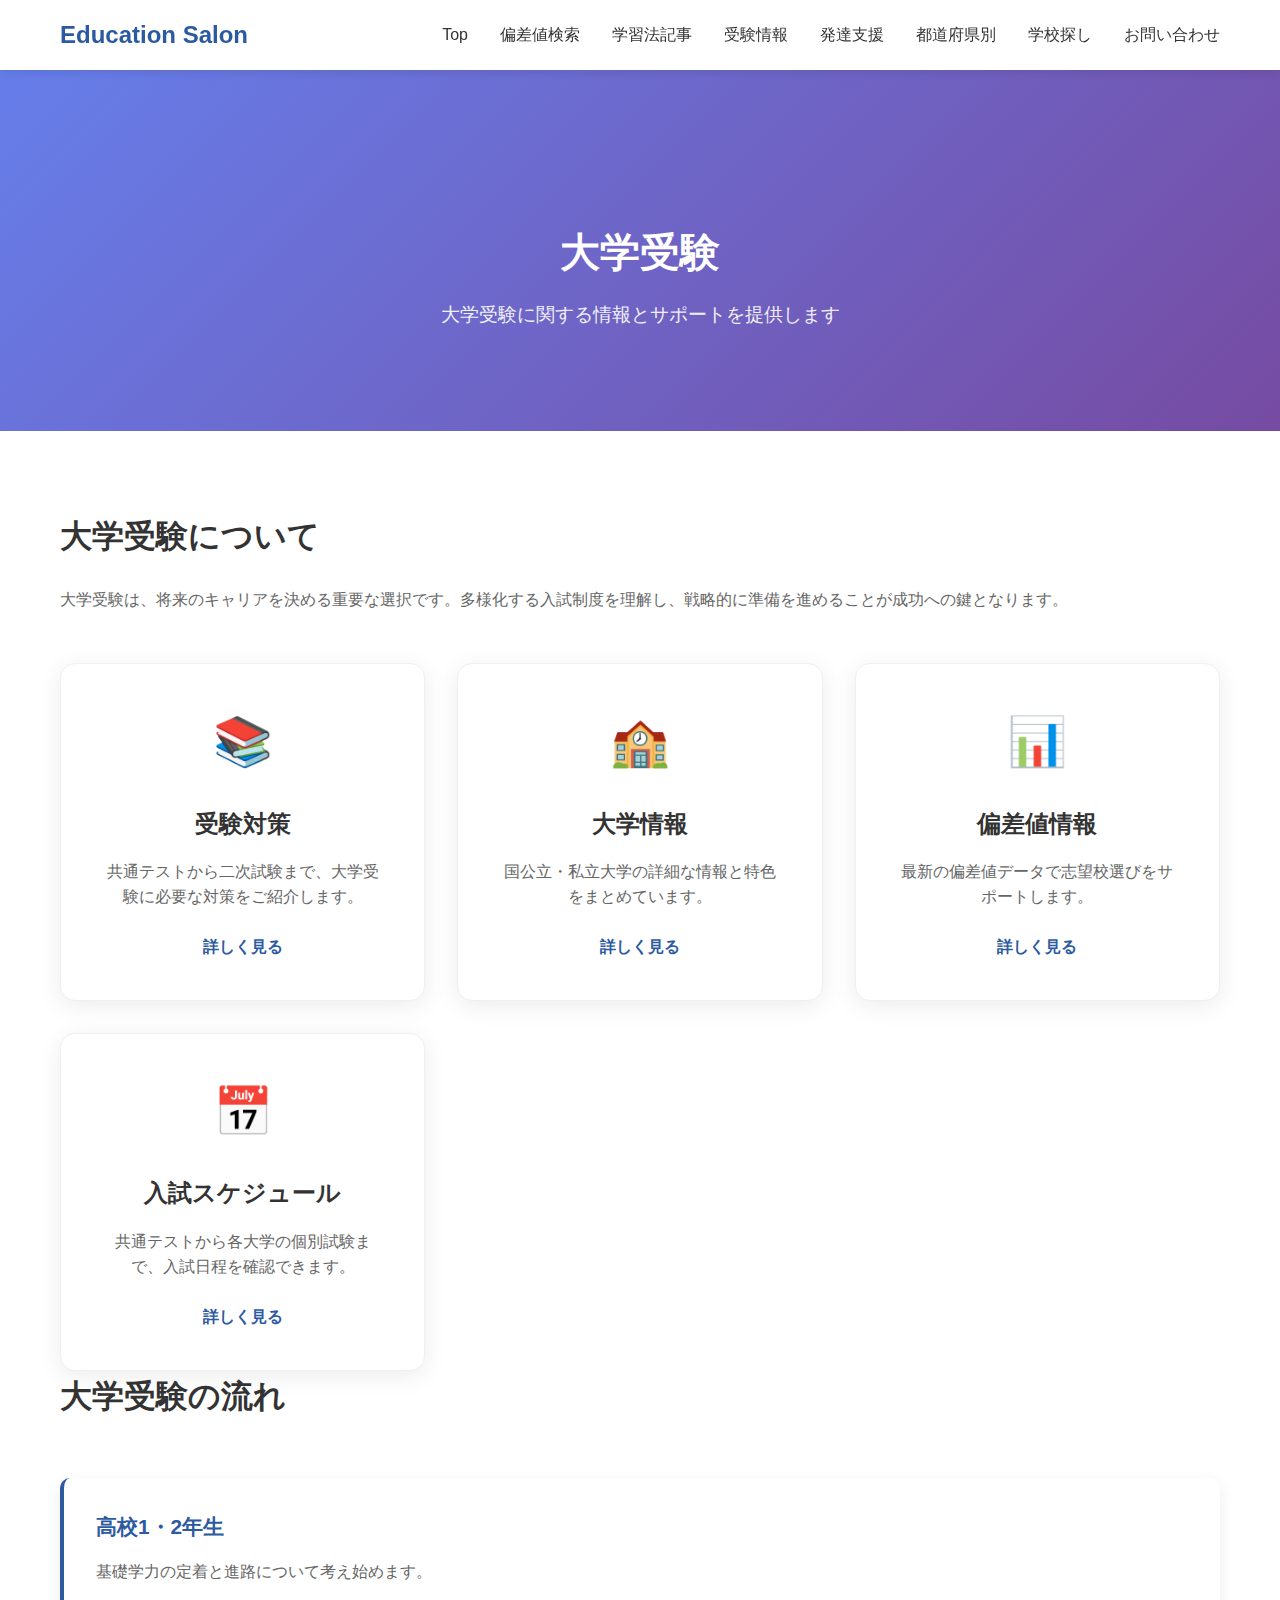
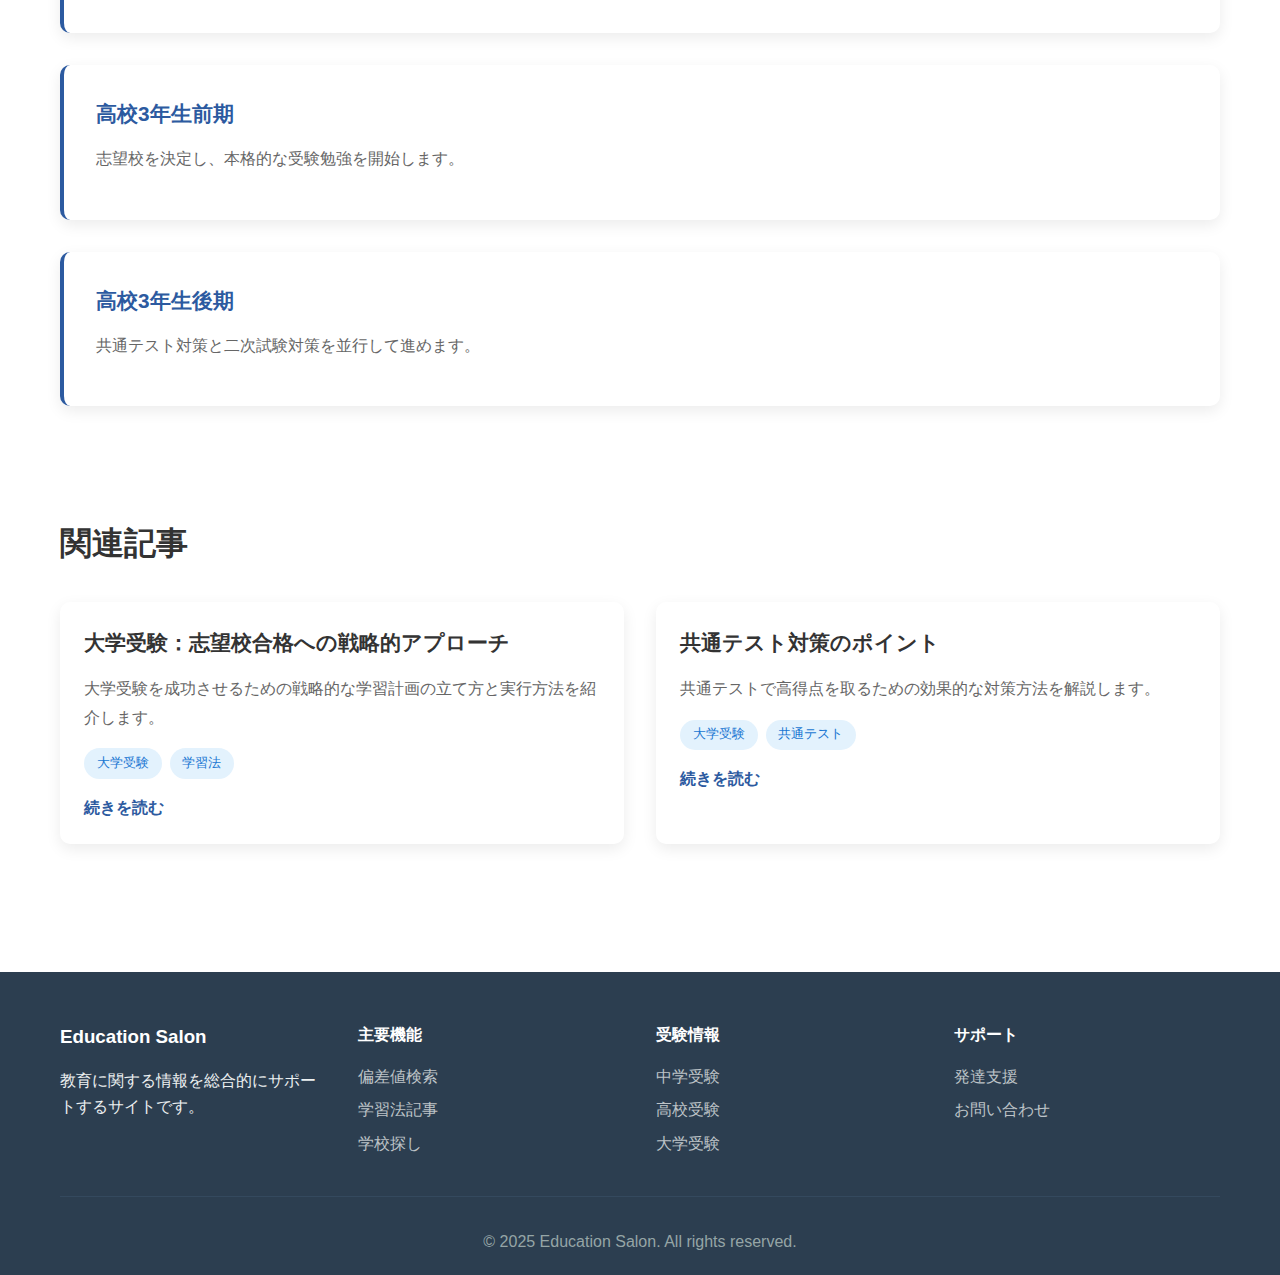
<file: university-exam.html>
<!DOCTYPE html>
<html lang="ja">
<head>
    <meta charset="UTF-8">
    <meta name="viewport" content="width=device-width, initial-scale=1.0">
    <meta name="description" content="大学受験 - Education Salon">
    <title>大学受験 - Education Salon</title>
    <link rel="stylesheet" href="css/style.css">
</head>
<body>
    <header class="header">
        <nav class="nav">
            <div class="nav-container">
                <div class="nav-logo">
                    <a href="index.html">Education Salon</a>
                </div>
                <div class="nav-toggle" id="nav-toggle">
                    <span></span>
                    <span></span>
                    <span></span>
                </div>
                <ul class="nav-menu" id="nav-menu">
                    <li class="nav-item">
                        <a href="index.html" class="nav-link">Top</a>
                    </li>
                    <li class="nav-item">
                        <a href="hensachi-search.html" class="nav-link">偏差値検索</a>
                    </li>
                    <li class="nav-item">
                        <a href="study-articles.html" class="nav-link">学習法記事</a>
                    </li>
                    <li class="nav-item dropdown">
                        <a href="#" class="nav-link dropdown-toggle">受験情報</a>
                        <ul class="dropdown-menu">
                            <li><a href="junior-high-exam.html">中学受験</a></li>
                            <li><a href="high-school-exam.html">高校受験</a></li>
                            <li><a href="university-exam.html">大学受験</a></li>
                        </ul>
                    </li>
                    <li class="nav-item">
                        <a href="development-support.html" class="nav-link">発達支援</a>
                    </li>
                    <li class="nav-item">
                        <a href="prefecture-search.html" class="nav-link">都道府県別</a>
                    </li>
                    <li class="nav-item">
                        <a href="school-search.html" class="nav-link">学校探し</a>
                    </li>
                    <li class="nav-item">
                        <a href="contact.html" class="nav-link">お問い合わせ</a>
                    </li>
                </ul>
            </div>
        </nav>
    </header>

    <main class="main">
        <section class="page-header">
            <div class="container">
                <h1 class="page-title">大学受験</h1>
                <p class="page-subtitle">大学受験に関する情報とサポートを提供します</p>
            </div>
        </section>

        <section class="page-content">
            <div class="container">
                <div class="content-section">
                    <h2>大学受験について</h2>
                    <p>大学受験は、将来のキャリアを決める重要な選択です。多様化する入試制度を理解し、戦略的に準備を進めることが成功への鍵となります。</p>
                </div>

                <div class="features-grid">
                    <div class="feature-card">
                        <div class="feature-icon">📚</div>
                        <h3>受験対策</h3>
                        <p>共通テストから二次試験まで、大学受験に必要な対策をご紹介します。</p>
                        <a href="study-articles.html" class="feature-link">詳しく見る</a>
                    </div>
                    <div class="feature-card">
                        <div class="feature-icon">🏫</div>
                        <h3>大学情報</h3>
                        <p>国公立・私立大学の詳細な情報と特色をまとめています。</p>
                        <a href="school-search.html" class="feature-link">詳しく見る</a>
                    </div>
                    <div class="feature-card">
                        <div class="feature-icon">📊</div>
                        <h3>偏差値情報</h3>
                        <p>最新の偏差値データで志望校選びをサポートします。</p>
                        <a href="hensachi-search.html" class="feature-link">詳しく見る</a>
                    </div>
                    <div class="feature-card">
                        <div class="feature-icon">📅</div>
                        <h3>入試スケジュール</h3>
                        <p>共通テストから各大学の個別試験まで、入試日程を確認できます。</p>
                        <a href="#" class="feature-link">詳しく見る</a>
                    </div>
                </div>

                <div class="content-section">
                    <h2>大学受験の流れ</h2>
                    <div class="timeline">
                        <div class="timeline-item">
                            <h3>高校1・2年生</h3>
                            <p>基礎学力の定着と進路について考え始めます。</p>
                        </div>
                        <div class="timeline-item">
                            <h3>高校3年生前期</h3>
                            <p>志望校を決定し、本格的な受験勉強を開始します。</p>
                        </div>
                        <div class="timeline-item">
                            <h3>高校3年生後期</h3>
                            <p>共通テスト対策と二次試験対策を並行して進めます。</p>
                        </div>
                    </div>
                </div>

                <div class="content-section">
                    <h2>関連記事</h2>
                    <div class="article-grid">
                        <article class="article-card">
                            <div class="article-card-content">
                                <h3>大学受験：志望校合格への戦略的アプローチ</h3>
                                <p>大学受験を成功させるための戦略的な学習計画の立て方と実行方法を紹介します。</p>
                                <div class="article-tags">
                                    <span class="tag">大学受験</span>
                                    <span class="tag">学習法</span>
                                </div>
                                <a href="#" class="feature-link">続きを読む</a>
                            </div>
                        </article>
                        <article class="article-card">
                            <div class="article-card-content">
                                <h3>共通テスト対策のポイント</h3>
                                <p>共通テストで高得点を取るための効果的な対策方法を解説します。</p>
                                <div class="article-tags">
                                    <span class="tag">大学受験</span>
                                    <span class="tag">共通テスト</span>
                                </div>
                                <a href="#" class="feature-link">続きを読む</a>
                            </div>
                        </article>
                    </div>
                </div>
            </div>
        </section>
    </main>

    <footer class="footer">
        <div class="container">
            <div class="footer-content">
                <div class="footer-section">
                    <h3>Education Salon</h3>
                    <p>教育に関する情報を総合的にサポートするサイトです。</p>
                </div>
                <div class="footer-section">
                    <h4>主要機能</h4>
                    <ul>
                        <li><a href="hensachi-search.html">偏差値検索</a></li>
                        <li><a href="study-articles.html">学習法記事</a></li>
                        <li><a href="school-search.html">学校探し</a></li>
                    </ul>
                </div>
                <div class="footer-section">
                    <h4>受験情報</h4>
                    <ul>
                        <li><a href="junior-high-exam.html">中学受験</a></li>
                        <li><a href="high-school-exam.html">高校受験</a></li>
                        <li><a href="university-exam.html">大学受験</a></li>
                    </ul>
                </div>
                <div class="footer-section">
                    <h4>サポート</h4>
                    <ul>
                        <li><a href="development-support.html">発達支援</a></li>
                        <li><a href="contact.html">お問い合わせ</a></li>
                    </ul>
                </div>
            </div>
            <div class="footer-bottom">
                <p>&copy; 2025 Education Salon. All rights reserved.</p>
            </div>
        </div>
    </footer>

    <script src="js/script.js"></script>
</body>
</html>
</file>
<file: style.css>
body {
    font-family: sans-serif;
    margin: 20px;
    background-color: #f9f9f9;
}

h1 {
    color: #333;
}
</file>
<file: css/style.css>
/* Reset and Base Styles */
* {
    margin: 0;
    padding: 0;
    box-sizing: border-box;
}

html {
    font-size: 16px;
    scroll-behavior: smooth;
}

body {
    font-family: 'Hiragino Sans', 'Hiragino Kaku Gothic ProN', 'Yu Gothic', 'Meiryo', sans-serif;
    line-height: 1.6;
    color: #333;
    background-color: #fafafa;
}

/* Container */
.container {
    max-width: 1200px;
    margin: 0 auto;
    padding: 0 20px;
}

/* Header and Navigation */
.header {
    background-color: #fff;
    box-shadow: 0 2px 10px rgba(0, 0, 0, 0.1);
    position: fixed;
    top: 0;
    left: 0;
    right: 0;
    z-index: 1000;
}

.nav-container {
    max-width: 1200px;
    margin: 0 auto;
    padding: 0 20px;
    display: flex;
    justify-content: space-between;
    align-items: center;
    height: 70px;
}

.nav-logo a {
    font-size: 1.5rem;
    font-weight: bold;
    color: #2c5aa0;
    text-decoration: none;
}

.nav-menu {
    display: flex;
    list-style: none;
    gap: 2rem;
}

.nav-link {
    color: #333;
    text-decoration: none;
    font-weight: 500;
    transition: color 0.3s ease;
    position: relative;
}

.nav-link:hover {
    color: #2c5aa0;
}

/* Dropdown Menu */
.dropdown {
    position: relative;
}

.dropdown-menu {
    position: absolute;
    top: 100%;
    left: 0;
    background-color: #fff;
    box-shadow: 0 4px 15px rgba(0, 0, 0, 0.1);
    border-radius: 8px;
    padding: 10px 0;
    min-width: 180px;
    opacity: 0;
    visibility: hidden;
    transform: translateY(-10px);
    transition: all 0.3s ease;
    z-index: 1001;
}

.dropdown:hover .dropdown-menu {
    opacity: 1;
    visibility: visible;
    transform: translateY(0);
}

.dropdown-menu li {
    list-style: none;
}

.dropdown-menu a {
    display: block;
    padding: 10px 20px;
    color: #333;
    text-decoration: none;
    transition: background-color 0.3s ease;
}

.dropdown-menu a:hover {
    background-color: #f8f9fa;
    color: #2c5aa0;
}

/* Mobile Navigation Toggle */
.nav-toggle {
    display: none;
    flex-direction: column;
    cursor: pointer;
    gap: 4px;
}

.nav-toggle span {
    width: 25px;
    height: 3px;
    background-color: #333;
    transition: all 0.3s ease;
}

/* Main Content */
.main {
    margin-top: 70px;
}

/* Hero Section */
.hero {
    background: linear-gradient(135deg, #667eea 0%, #764ba2 100%);
    color: white;
    padding: 100px 0;
    text-align: center;
}

.hero-container {
    max-width: 800px;
    margin: 0 auto;
    padding: 0 20px;
}

.hero-title {
    font-size: 3rem;
    font-weight: bold;
    margin-bottom: 1rem;
}

.hero-subtitle {
    font-size: 1.5rem;
    margin-bottom: 2rem;
    opacity: 0.9;
}

.hero-description {
    font-size: 1.1rem;
    margin-bottom: 3rem;
    opacity: 0.8;
    line-height: 1.8;
}

.hero-buttons {
    display: flex;
    gap: 1rem;
    justify-content: center;
    flex-wrap: wrap;
}

/* Buttons */
.btn {
    display: inline-block;
    padding: 15px 30px;
    border-radius: 50px;
    text-decoration: none;
    font-weight: 600;
    transition: all 0.3s ease;
    border: none;
    cursor: pointer;
    font-size: 1rem;
}

.btn-primary {
    background-color: #fff;
    color: #2c5aa0;
}

.btn-primary:hover {
    background-color: #f8f9fa;
    transform: translateY(-2px);
    box-shadow: 0 5px 15px rgba(0, 0, 0, 0.2);
}

.btn-secondary {
    background-color: transparent;
    color: #fff;
    border: 2px solid #fff;
}

.btn-secondary:hover {
    background-color: #fff;
    color: #2c5aa0;
    transform: translateY(-2px);
}

/* Features Section */
.features {
    padding: 100px 0;
    background-color: #fff;
}

.section-title {
    text-align: center;
    font-size: 2.5rem;
    margin-bottom: 3rem;
    color: #333;
}

.features-grid {
    display: grid;
    grid-template-columns: repeat(auto-fit, minmax(350px, 1fr));
    gap: 2rem;
    margin-top: 3rem;
}

.feature-card {
    background-color: #fff;
    padding: 2.5rem;
    border-radius: 15px;
    text-align: center;
    box-shadow: 0 5px 25px rgba(0, 0, 0, 0.08);
    transition: all 0.3s ease;
    border: 1px solid #f0f0f0;
}

.feature-card:hover {
    transform: translateY(-5px);
    box-shadow: 0 15px 40px rgba(0, 0, 0, 0.15);
}

.feature-icon {
    font-size: 3rem;
    margin-bottom: 1.5rem;
}

.feature-card h3 {
    font-size: 1.5rem;
    margin-bottom: 1rem;
    color: #333;
}

.feature-card p {
    color: #666;
    margin-bottom: 1.5rem;
    line-height: 1.6;
}

.feature-link {
    color: #2c5aa0;
    text-decoration: none;
    font-weight: 600;
    transition: color 0.3s ease;
}

.feature-link:hover {
    color: #1a4480;
}

/* Footer */
.footer {
    background-color: #2c3e50;
    color: #ecf0f1;
    padding: 50px 0 20px;
}

.footer-content {
    display: grid;
    grid-template-columns: repeat(auto-fit, minmax(250px, 1fr));
    gap: 2rem;
    margin-bottom: 2rem;
}

.footer-section h3,
.footer-section h4 {
    margin-bottom: 1rem;
    color: #fff;
}

.footer-section ul {
    list-style: none;
}

.footer-section ul li {
    margin-bottom: 0.5rem;
}

.footer-section a {
    color: #bdc3c7;
    text-decoration: none;
    transition: color 0.3s ease;
}

.footer-section a:hover {
    color: #3498db;
}

.footer-bottom {
    text-align: center;
    padding-top: 2rem;
    border-top: 1px solid #34495e;
    color: #95a5a6;
}

/* Page Styles */
.page-header {
    background: linear-gradient(135deg, #667eea 0%, #764ba2 100%);
    color: white;
    padding: 150px 0 100px;
    text-align: center;
}

.page-title {
    font-size: 2.5rem;
    margin-bottom: 1rem;
}

.page-subtitle {
    font-size: 1.2rem;
    opacity: 0.9;
}

.page-content {
    padding: 80px 0;
    background-color: #fff;
}

.content-section {
    margin-bottom: 3rem;
}

.content-section h2 {
    font-size: 2rem;
    margin-bottom: 1.5rem;
    color: #333;
}

.content-section p {
    color: #666;
    line-height: 1.8;
    margin-bottom: 1rem;
}

/* Article Grid */
.article-grid {
    display: grid;
    grid-template-columns: repeat(auto-fit, minmax(300px, 1fr));
    gap: 2rem;
    margin-top: 2rem;
}

.article-card {
    background-color: #fff;
    border-radius: 10px;
    overflow: hidden;
    box-shadow: 0 5px 15px rgba(0, 0, 0, 0.08);
    transition: all 0.3s ease;
}

.article-card:hover {
    transform: translateY(-5px);
    box-shadow: 0 15px 30px rgba(0, 0, 0, 0.15);
}

.article-card-content {
    padding: 1.5rem;
}

.article-card h3 {
    font-size: 1.3rem;
    margin-bottom: 1rem;
    color: #333;
}

.article-card p {
    color: #666;
    margin-bottom: 1rem;
}

.article-tags {
    display: flex;
    flex-wrap: wrap;
    gap: 0.5rem;
    margin-bottom: 1rem;
}

.tag {
    background-color: #e3f2fd;
    color: #1976d2;
    padding: 0.3rem 0.8rem;
    border-radius: 20px;
    font-size: 0.8rem;
    font-weight: 500;
}

/* Form Styles */
.form-container {
    max-width: 600px;
    margin: 0 auto;
    background-color: #fff;
    padding: 2rem;
    border-radius: 10px;
    box-shadow: 0 5px 15px rgba(0, 0, 0, 0.08);
}

.form-group {
    margin-bottom: 1.5rem;
}

.form-group label {
    display: block;
    margin-bottom: 0.5rem;
    font-weight: 600;
    color: #333;
}

.form-group input,
.form-group textarea,
.form-group select {
    width: 100%;
    padding: 12px;
    border: 2px solid #e0e0e0;
    border-radius: 8px;
    font-size: 1rem;
    transition: border-color 0.3s ease;
}

.form-group input:focus,
.form-group textarea:focus,
.form-group select:focus {
    outline: none;
    border-color: #2c5aa0;
}

.form-group textarea {
    resize: vertical;
    min-height: 120px;
}

/* Search Styles */
.search-container {
    background-color: #fff;
    padding: 2rem;
    border-radius: 10px;
    box-shadow: 0 5px 15px rgba(0, 0, 0, 0.08);
    margin-bottom: 2rem;
}

.search-form {
    display: flex;
    gap: 1rem;
    flex-wrap: wrap;
    align-items: end;
}

.search-group {
    flex: 1;
    min-width: 200px;
}

.search-btn {
    background-color: #2c5aa0;
    color: white;
    padding: 12px 24px;
    border: none;
    border-radius: 8px;
    cursor: pointer;
    font-weight: 600;
    transition: background-color 0.3s ease;
}

.search-btn:hover {
    background-color: #1a4480;
}

/* Results Styles */
.results-container {
    background-color: #fff;
    border-radius: 10px;
    box-shadow: 0 5px 15px rgba(0, 0, 0, 0.08);
    overflow: hidden;
}

.results-header {
    background-color: #f8f9fa;
    padding: 1rem 1.5rem;
    border-bottom: 1px solid #e0e0e0;
}

.results-list {
    padding: 1.5rem;
}

.result-item {
    padding: 1.5rem;
    border-bottom: 1px solid #f0f0f0;
    transition: background-color 0.3s ease;
}

.result-item:hover {
    background-color: #f8f9fa;
}

.result-item:last-child {
    border-bottom: none;
}

.result-title {
    font-size: 1.3rem;
    margin-bottom: 0.5rem;
    color: #333;
}

.result-info {
    color: #666;
    margin-bottom: 0.5rem;
}

.result-score {
    font-weight: bold;
    color: #2c5aa0;
    font-size: 1.1rem;
}

/* Timeline Styles */
.timeline {
    position: relative;
    padding: 2rem 0;
}

.timeline-item {
    background-color: #fff;
    padding: 2rem;
    margin-bottom: 2rem;
    border-radius: 10px;
    box-shadow: 0 5px 15px rgba(0, 0, 0, 0.08);
    position: relative;
    border-left: 4px solid #2c5aa0;
}

.timeline-item h3 {
    color: #2c5aa0;
    margin-bottom: 1rem;
    font-size: 1.3rem;
}

.timeline-item p {
    color: #666;
    line-height: 1.6;
}

/* FAQ Styles */
.faq-list {
    margin-top: 2rem;
}

.faq-item {
    background-color: #fff;
    padding: 2rem;
    margin-bottom: 1.5rem;
    border-radius: 10px;
    box-shadow: 0 5px 15px rgba(0, 0, 0, 0.08);
    border-left: 4px solid #2c5aa0;
}

.faq-item h3 {
    color: #2c5aa0;
    margin-bottom: 1rem;
    font-size: 1.2rem;
}

.faq-item p {
    color: #666;
    line-height: 1.6;
}

/* Prefecture Grid Styles */
.prefecture-grid {
    display: grid;
    grid-template-columns: repeat(auto-fit, minmax(300px, 1fr));
    gap: 2rem;
    margin-top: 2rem;
}

.prefecture-region {
    background-color: #fff;
    padding: 2rem;
    border-radius: 10px;
    box-shadow: 0 5px 15px rgba(0, 0, 0, 0.08);
}

.prefecture-region h3 {
    color: #2c5aa0;
    margin-bottom: 1.5rem;
    font-size: 1.3rem;
    text-align: center;
    border-bottom: 2px solid #f0f0f0;
    padding-bottom: 1rem;
}

.prefecture-list {
    display: grid;
    grid-template-columns: repeat(auto-fit, minmax(120px, 1fr));
    gap: 0.5rem;
}

.prefecture-link {
    display: block;
    padding: 0.8rem 1rem;
    background-color: #f8f9fa;
    color: #333;
    text-decoration: none;
    border-radius: 8px;
    text-align: center;
    transition: all 0.3s ease;
    font-size: 0.9rem;
}

.prefecture-link:hover {
    background-color: #2c5aa0;
    color: white;
    transform: translateY(-2px);
}

/* Tag Filter Styles */
.tag-filters {
    display: flex;
    flex-wrap: wrap;
    gap: 1rem;
    margin-bottom: 2rem;
    justify-content: center;
}

.tag-filter {
    padding: 0.8rem 1.5rem;
    background-color: #f8f9fa;
    color: #333;
    border: none;
    border-radius: 25px;
    cursor: pointer;
    transition: all 0.3s ease;
    font-weight: 500;
}

.tag-filter:hover {
    background-color: #e9ecef;
}

.tag-filter.active {
    background-color: #2c5aa0;
    color: white;
}

/* Loading and Error States */
.loading {
    text-align: center;
    padding: 3rem;
    color: #666;
    font-size: 1.1rem;
}

.no-results {
    text-align: center;
    padding: 3rem;
    color: #666;
    font-size: 1.1rem;
}

/* Form Error States */
.form-group input.error,
.form-group textarea.error,
.form-group select.error {
    border-color: #dc3545;
    background-color: #fff5f5;
}

/* Header Scroll Effect */
.header.scrolled {
    background-color: rgba(255, 255, 255, 0.95);
    backdrop-filter: blur(10px);
}

/* Animation Classes */
@keyframes fadeIn {
    from {
        opacity: 0;
        transform: translateY(20px);
    }
    to {
        opacity: 1;
        transform: translateY(0);
    }
}

.fade-in {
    animation: fadeIn 0.3s ease;
}

/* Responsive Design */
@media (max-width: 768px) {
    .nav-menu {
        position: fixed;
        top: 70px;
        left: -100%;
        width: 100%;
        height: calc(100vh - 70px);
        background-color: #fff;
        flex-direction: column;
        justify-content: flex-start;
        align-items: center;
        padding-top: 2rem;
        transition: left 0.3s ease;
        box-shadow: 0 2px 10px rgba(0, 0, 0, 0.1);
    }

    .nav-menu.active {
        left: 0;
    }

    .nav-toggle {
        display: flex;
    }

    .nav-toggle.active span:nth-child(1) {
        transform: rotate(45deg) translate(5px, 5px);
    }

    .nav-toggle.active span:nth-child(2) {
        opacity: 0;
    }

    .nav-toggle.active span:nth-child(3) {
        transform: rotate(-45deg) translate(7px, -6px);
    }

    .dropdown-menu {
        position: static;
        opacity: 1;
        visibility: visible;
        transform: none;
        box-shadow: none;
        background-color: #f8f9fa;
        margin-top: 0.5rem;
    }

    .hero-title {
        font-size: 2.5rem;
    }

    .hero-subtitle {
        font-size: 1.3rem;
    }

    .hero-buttons {
        flex-direction: column;
        align-items: center;
    }

    .btn {
        width: 100%;
        max-width: 300px;
    }

    .features-grid {
        grid-template-columns: 1fr;
        gap: 1.5rem;
    }

    .feature-card {
        padding: 2rem;
    }

    .footer-content {
        grid-template-columns: 1fr;
        text-align: center;
    }

    .search-form {
        flex-direction: column;
    }

    .search-group {
        min-width: auto;
    }
}

@media (max-width: 480px) {
    .container {
        padding: 0 15px;
    }

    .nav-container {
        padding: 0 15px;
    }

    .hero {
        padding: 80px 0;
    }

    .hero-container {
        padding: 0 15px;
    }

    .hero-title {
        font-size: 2rem;
    }

    .hero-subtitle {
        font-size: 1.1rem;
    }

    .section-title {
        font-size: 2rem;
    }

    .features {
        padding: 60px 0;
    }

    .page-content {
        padding: 60px 0;
    }

    .form-container {
        padding: 1.5rem;
        margin: 0 15px;
    }

    .timeline-item {
        padding: 1.5rem;
    }

    .faq-item {
        padding: 1.5rem;
    }

    .prefecture-grid {
        grid-template-columns: 1fr;
        gap: 1.5rem;
    }

    .prefecture-region {
        padding: 1.5rem;
    }

    .prefecture-list {
        grid-template-columns: repeat(2, 1fr);
    }

    .tag-filters {
        justify-content: flex-start;
    }

    .tag-filter {
        padding: 0.6rem 1.2rem;
        font-size: 0.9rem;
    }
}
</file>
